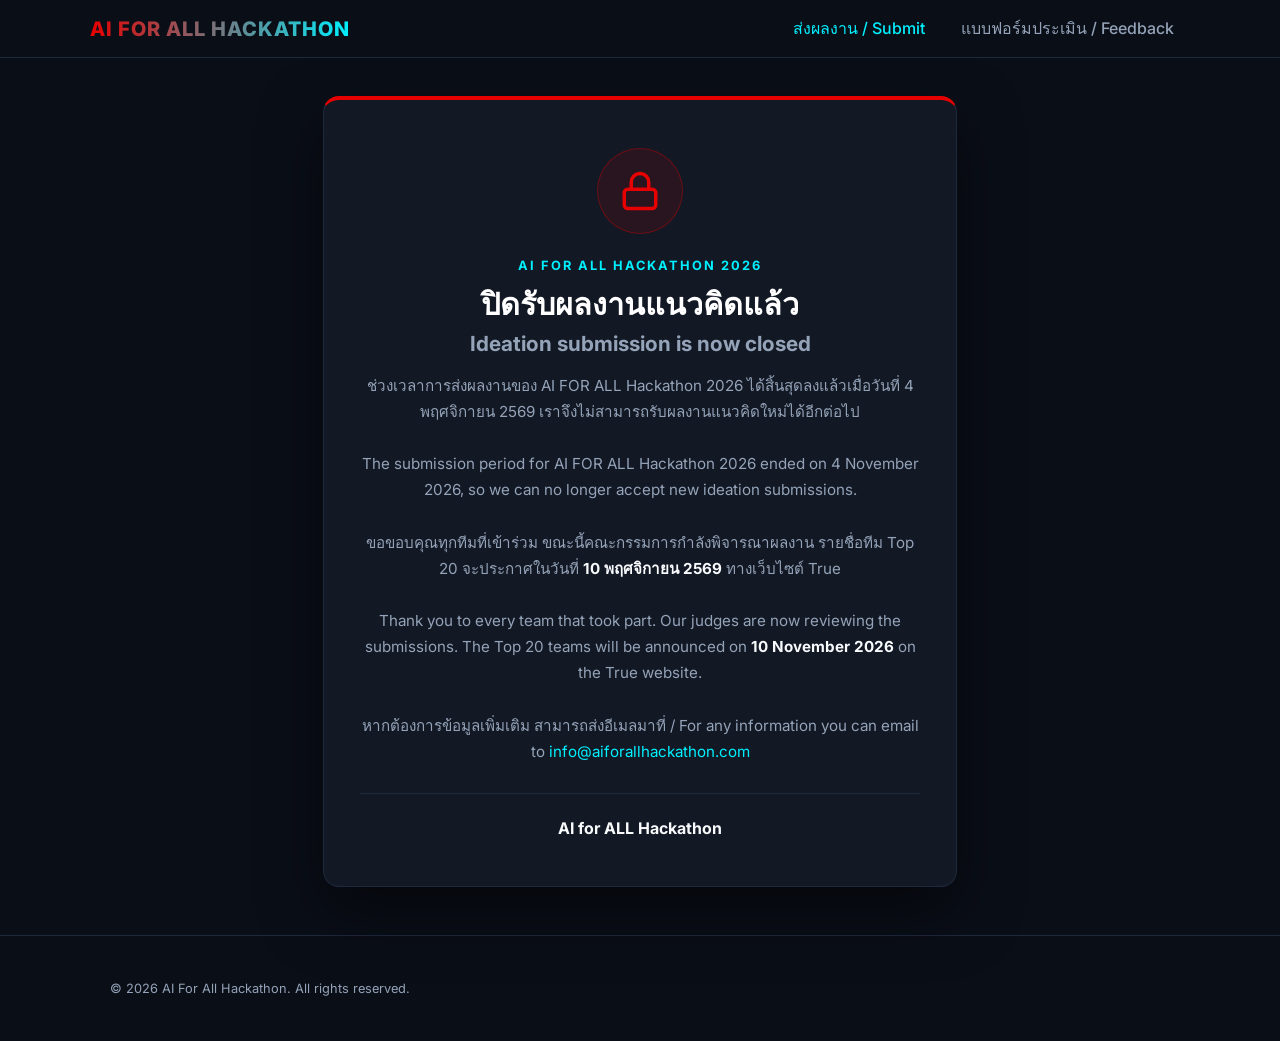
<file: index.html>
<!DOCTYPE html>
<html lang="th">

<head>
    <meta charset="UTF-8">
    <meta name="viewport" content="width=device-width, initial-scale=1.0">
    <title>AI Hackathon — Project Submission</title>
    <link rel="stylesheet" href="submit-project.css">
    <link href="https://fonts.googleapis.com/css2?family=Inter:wght@400;500;600;700;800&display=swap" rel="stylesheet">
</head>

<body>

    <!-- Navigasi -->
    <nav id="navbar">
        <div class="nav-container">
            <div class="brand">
                <span class="logo-text">AI FOR ALL HACKATHON</span>
            </div>
            <div class="nav-links">
                <a href="index.html" class="active">ส่งผลงาน / Submit</a>
                <a href="formfeedback.html">แบบฟอร์มประเมิน / Feedback</a>
            </div>
        </div>
    </nav>

    <!-- Hero Section -->
    <header id="hero" class="page-hero">
        <div class="container hero-content">
            <div class="eyebrow">AI FOR ALL HACKATHON 2026</div>
            <h1>ส่งผลงานโปรเจกต์ AI ของคุณ / Submit Your AI Project</h1>
            <p class="subheadline">
                ส่งโปรเจกต์ Gen AI ของทีมคุณที่นี่ โปรดตรวจสอบให้แน่ใจว่าข้อมูลทั้งหมดถูกต้อง<br>
                Submit your team's Gen AI project here. Please make sure all information is correct.
            </p>
        </div>
    </header>

    <!-- Form Section -->
    <section id="form-proyek" class="section-light">
        <div class="container">
            <div class="form-card card">
                <form id="hackathon-form" novalidate>

                    <!-- Team Name -->
                    <div class="form-group">
                        <label for="team_name">ชื่อทีม / Team Name</label>
                        <input type="text" id="team_name" name="team_name" placeholder="กรอกชื่อทีม / Enter team name" required>
                    </div>

                    <!-- Email Contact + Verifikasi OTP -->
                    <div class="form-group">
                        <label for="email">อีเมลติดต่อ (หัวหน้าทีม) / Contact Email (Team Leader)</label>
                        <div class="email-verify-row">
                            <input type="email" id="email" name="email" placeholder="teamleader@example.com" required>
                            <button type="button" id="verify-email-btn" class="btn-verify">
                                ยืนยันอีเมล / Verify
                            </button>
                        </div>
                        <span id="email-verify-status" class="verify-status" aria-live="polite"></span>

                        <!-- Blok input OTP, tersembunyi sampai kode dikirim -->
                        <div id="otp-block" class="otp-block" hidden>
                            <label for="otp_code">กรอกรหัส OTP 6 หลักจากอีเมลของคุณ / Enter the 6-digit OTP from your email</label>
                            <div class="otp-input-row">
                                <input type="text" id="otp_code" inputmode="numeric" maxlength="6" autocomplete="one-time-code" placeholder="______">
                                <button type="button" id="confirm-otp-btn" class="btn-verify">
                                    ตรวจสอบรหัส / Confirm
                                </button>
                            </div>
                            <span id="otp-status" class="verify-status" aria-live="polite"></span>
                        </div>
                    </div>

                    <!-- Team Members -->
                    <div class="form-group">
                        <label>สมาชิกในทีม (สูงสุด 5 คน) / Team Members (max 5)</label>
                        <div class="members-inputs">
                            <input type="text" name="member_1" placeholder="สมาชิกคนที่ 1 (หัวหน้าทีม) / Member 1 (Leader)" required>
                            <input type="text" name="member_2" placeholder="สมาชิกคนที่ 2 / Member 2">
                            <input type="text" name="member_3" placeholder="สมาชิกคนที่ 3 / Member 3">
                            <input type="text" name="member_4" placeholder="สมาชิกคนที่ 4 / Member 4">
                            <input type="text" name="member_5" placeholder="สมาชิกคนที่ 5 / Member 5">
                        </div>
                    </div>

                    <!-- Project Title -->
                    <div class="form-group">
                        <label for="project_title">ชื่อโปรเจกต์ / Project Title</label>
                        <input type="text" id="project_title" name="project_title" placeholder="กรอกชื่อโปรเจกต์ / Enter project title" required>
                    </div>

                    <!-- Project Theme Dropdown -->
                    <div class="form-group">
                        <label for="project_theme">ธีมหัวข้อโปรเจกต์ / Project Theme</label>
                        <select id="project_theme" name="project_theme" required class="form-select">
                            <option value="" disabled selected>-- เลือกธีมหัวข้อโปรเจกต์ / Select a theme --</option>
                            <option value="1. Education & Future Skills">1. Education & Future Skills (ยกระดับการศึกษา สร้างทักษะแห่งอนาคต)</option>
                            <option value="2. SME & Local Economy">2. SME & Local Economy (เสริมพลัง SME ขับเคลื่อนเศรษฐกิจท้องถิ่น)</option>
                            <option value="3. Agriculture & Food">3. Agriculture & Food (พลิกโฉมการเกษตร และอาหาร)</option>
                            <option value="4. Health & Aging Society">4. Health & Aging Society (สร้างสุขภาพดี เพื่อชีวิตที่ดีทุกวัย)</option>
                            <option value="5. Smart Mobility & Cities">5. Smart Mobility & Cities (พัฒนาการเดินทาง สร้างเมืองอัจฉริยะ)</option>
                            <option value="6. Resilient Communities">6. Resilient Communities (สร้างชุมชนเข้มแข็งและยั่งยืน)</option>
                        </select>
                    </div>

                    <!-- Description -->
                    <div class="form-group">
                        <label for="project_description">คำอธิบายโปรเจกต์ (ไม่เกิน 100 คำ) / Project Description (max 100 words)</label>
                        <textarea id="project_description" name="project_description" rows="4" placeholder="อธิบายแนวทางการแก้ปัญหาด้วย AI ของคุณโดยสังเขป... / Briefly describe your AI solution..." required></textarea>
                    </div>

                    <!-- Upload File HTML -->
                    <div class="form-group">
                        <label for="file_html">อัปโหลดไฟล์ HTML / Upload HTML File</label>
                        <div class="file-input-wrapper">
                            <input type="file" id="file_html" name="file_html" accept=".html,.htm">
                            <label for="file_html" class="file-input-label">
                                <span id="file-chosen-name">เลือกไฟล์ .html / Choose .html file</span>
                            </label>
                        </div>
                    </div>

                    <!-- Upload File Markdown (.md) -->
                    <div class="form-group">
                        <label for="file_md">อัปโหลดไฟล์ Markdown (.md) / Upload Markdown File (.md)</label>
                        <div class="file-input-wrapper">
                            <input type="file" id="file_md" name="file_md" accept=".md">
                            <label for="file_md" class="file-input-label">
                                <span id="md-file-chosen-name">เลือกไฟล์ .md / Choose .md file</span>
                            </label>
                        </div>
                    </div>

                    <!-- Checkboxes -->
                    <div class="checkbox-group">
                        <label class="checkbox-container">
                            <input type="checkbox" id="confirm_nationality" name="confirm_nationality" required>
                            <span class="checkmark"></span>
                            <span>เราขอยืนยันว่าสมาชิกทุกคนในทีมมีสัญชาติไทยและมีอายุมากกว่า 18 ปี / We confirm all team members are Thai nationals and over 18 years old.</span>
                        </label>
                    </div>

                    <div class="checkbox-group">
                        <label class="checkbox-container">
                            <input type="checkbox" id="confirm_truth" name="confirm_truth" required>
                            <span class="checkmark"></span>
                            <span>เราขอยืนยันว่าข้อมูลทั้งหมดที่ระบุเป็นความจริงและถูกต้อง / We confirm that all information provided is true and correct.</span>
                        </label>
                    </div>

                    <!-- Nationality verification notice -->
                    <div class="form-notice">
                        <p>ขอยืนยันว่า สมาชิกในทีมทุกท่านถือสัญชาติไทยตามเกณฑ์ที่ได้เเจ้งไว้ และทางโครงการ AI for ALL ขอสงวนสิทธิ์ ที่จะตรวจสอบบัตรประชาชนของสมาชิกทุกท่านในทีม ณ ค่าย Hackathon</p>
                        <p>We confirm that all team members hold Thai nationality in accordance with the stated criteria, and the AI for ALL project reserves the right to verify the national ID cards of all team members at the Hackathon camp.</p>
                    </div>

                    <!-- Submit Button (disabled sampai email terverifikasi) -->
                    <button type="submit" class="btn-primary btn-submit" id="submit-btn" disabled>
                        <span id="submit-btn-text">ส่งผลงาน / Submit</span>
                    </button>
                    <p id="submit-hint" class="submit-hint">
                        กรุณายืนยันอีเมลก่อนส่งผลงาน / Please verify your email before submitting.
                    </p>

                    <div id="form-message" class="form-message" role="status" aria-live="polite"></div>
                </form>
            </div>
        </div>
    </section>

    <!-- Modal Terima Kasih / Thank You Modal -->
    <div id="success-modal" class="success-modal" hidden>
        <div class="success-modal-backdrop"></div>
        <div class="success-modal-card" role="dialog" aria-modal="true" aria-labelledby="success-modal-title">
            <div class="success-modal-icon">
                <svg viewBox="0 0 52 52" width="72" height="72" aria-hidden="true">
                    <circle class="checkmark-circle" cx="26" cy="26" r="24" fill="none" />
                    <path class="checkmark-check" fill="none" d="M14 27 l8 8 l16 -18" />
                </svg>
            </div>
            <h2 id="success-modal-title">ส่งผลงานสำเร็จ!<br>Submission Successful!</h2>
            <p class="success-modal-text">
                ขอบคุณที่ส่งผลงานเข้าร่วม AI For All Hackathon 2026<br>
                Thank you for submitting your project to the AI For All Hackathon 2026.<br>
                โปรดตรวจสอบอีเมลของคุณเพื่อยืนยัน / Please check your email for confirmation.
            </p>
            <button type="button" id="success-modal-close" class="btn-primary">
                เยี่ยมเลย / Great!
            </button>
        </div>
    </div>

    <!-- Footer -->
    <footer class="footer-section">
        <div class="container text-center">
            <p class="copyright">© 2026 AI For All Hackathon. All rights reserved.</p>
        </div>
    </footer>

    <script src="submit-project.js"></script>
</body>

</html>
</file>
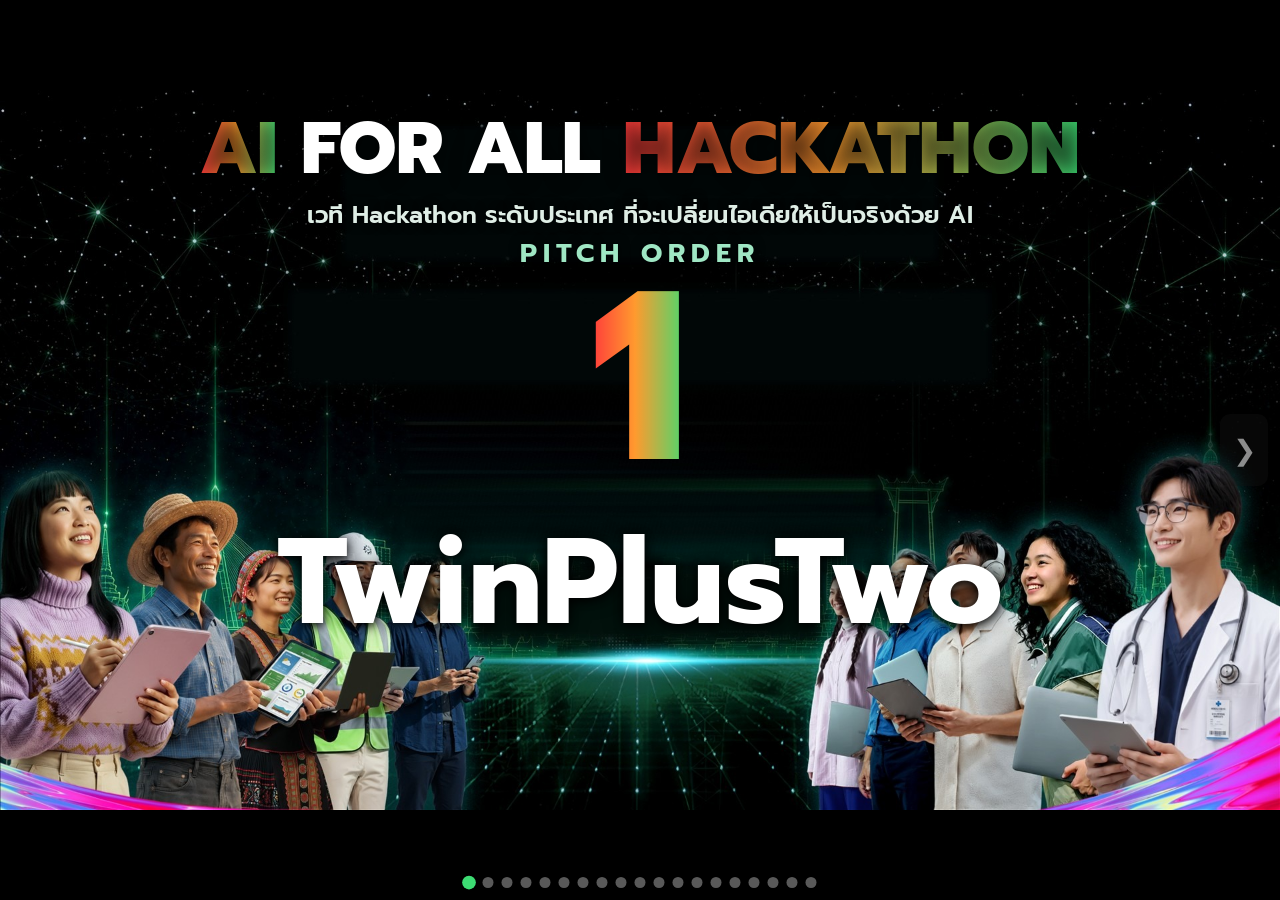
<file: pitch-order/index.html>
<!DOCTYPE html>
<html lang="th">
<head>
<meta charset="UTF-8">
<meta name="viewport" content="width=device-width, initial-scale=1">
<title>Pitch Order | AI For All Hackathon</title>
<link href="https://fonts.googleapis.com/css2?family=Prompt:wght@600;700;800&display=swap" rel="stylesheet">
<style>
  *{margin:0;padding:0;box-sizing:border-box}
  html,body{height:100%;background:#000;overflow:hidden;font-family:'Prompt',system-ui,sans-serif}
  #viewport{position:fixed;inset:0;overflow:hidden}
  #stage{position:absolute;left:50%;top:50%;width:1920px;height:1080px;transform-origin:center;overflow:hidden;background:#000}
  #track{display:flex;height:100%;width:calc(1920px * 19);transition:transform .6s cubic-bezier(.4,0,.2,1)}
  .slide{position:relative;width:1920px;height:1080px;flex:none;background:#000 url(kv-bare.jpg) center/cover no-repeat}
  .grad{background:linear-gradient(90deg,#ff3b3b 0%,#ff9a2e 45%,#3ddc73 100%);-webkit-background-clip:text;background-clip:text;color:transparent;-webkit-text-fill-color:transparent}
  .title{position:absolute;left:0;right:0;top:30px;text-align:center;font-weight:800;font-size:108px;line-height:1.1;white-space:nowrap;color:#fff;text-shadow:0 0 30px rgba(0,0,0,.7)}
  .title .grad{display:inline-block}
  .sub{position:absolute;left:0;right:0;top:160px;text-align:center;font-weight:600;font-size:36px;color:#dfeee6;text-shadow:0 0 16px rgba(0,0,0,.85)}
  .po{position:absolute;left:0;right:0;top:214px;text-align:center;font-weight:700;font-size:40px;letter-spacing:.22em;color:#9fe7c4;text-shadow:0 0 16px rgba(0,0,0,.85)}
  .num{position:absolute;left:0;right:0;top:250px;text-align:center;font-weight:800;font-size:360px;line-height:1.02;width:fit-content;margin:0 auto}
  .name{position:absolute;left:50%;top:630px;transform:translateX(-50%);width:1800px;height:220px;display:flex;align-items:center;justify-content:center;text-align:center;color:#fff;font-weight:700;font-size:180px;line-height:1.1;text-shadow:0 0 28px rgba(0,0,0,.85),0 4px 12px rgba(0,0,0,.8)}
  .nav{position:fixed;top:50%;transform:translateY(-50%);width:48px;height:72px;border:0;border-radius:10px;background:rgba(20,20,20,.65);color:#fff;font-size:28px;cursor:pointer;z-index:5;opacity:.55;transition:opacity .2s}
  .nav:hover,.nav:focus-visible{opacity:1}
  .nav[disabled]{opacity:0;pointer-events:none}
  #prev{left:12px}#next{right:12px}
  #dots{position:fixed;bottom:12px;left:50%;transform:translateX(-50%);display:flex;gap:8px;z-index:5}
  #dots button{width:11px;height:11px;border-radius:50%;border:0;background:rgba(255,255,255,.35);cursor:pointer;padding:0}
  #dots button[aria-current="true"]{background:#3ddc73;transform:scale(1.25)}
</style>
</head>
<body>
<div id="viewport">
  <div id="stage"><div id="track"></div></div>
</div>
<button class="nav" id="prev" aria-label="Previous">&#10094;</button>
<button class="nav" id="next" aria-label="Next">&#10095;</button>
<div id="dots"></div>
<script>
const TEAMS = [
  "TwinPlusTwo","JT","spkls","เข็มทิศอาชีพ","Jaaviz","SixSeven","RSI","Rohaso","Tuppy Lucky",
  "404 Brain Not Found","Belka+","ลูกเซบาสเตียน","Vcare","Areazero","PENTAGON","Overload","StealAnEgg",
  "นั่งกินหมูน้ำตกบนเถียงนาปรังที่อุสเบกิสถาน","สาดไปสมาชิก"
];
const TOTAL = TEAMS.length;
let idx = Math.min(TOTAL - 1, Math.max(0, (parseInt(location.hash.slice(1)) || 1) - 1));
const stage = document.getElementById("stage"), track = document.getElementById("track"), dots = document.getElementById("dots");
function fit() {
  stage.style.transform = `translate(-50%,-50%) scale(${Math.min(innerWidth / 1920, innerHeight / 1080)})`;
}
addEventListener("resize", fit); fit();
TEAMS.forEach((t, i) => {
  const s = document.createElement("section");
  s.className = "slide";
  s.setAttribute("aria-label", "Pitch " + (i + 1));
  s.innerHTML = '<div class="title"><span class="grad">AI</span> FOR ALL <span class="grad">HACKATHON</span></div><div class="sub">เวที Hackathon ระดับประเทศ ที่จะเปลี่ยนไอเดียให้เป็นจริงด้วย AI</div><div class="po">PITCH ORDER</div><div class="num grad"></div><div class="name"><span></span></div>';
  s.querySelector(".num").textContent = i + 1;
  s.querySelector(".name span").textContent = t;
  track.appendChild(s);
  const b = document.createElement("button");
  b.setAttribute("aria-label", "Go to " + (i + 1));
  b.onclick = () => go(i);
  dots.appendChild(b);
});
function go(i) {
  idx = Math.max(0, Math.min(TOTAL - 1, i));
  track.style.transform = `translateX(${-idx * 1920}px)`;
  [...dots.children].forEach((d, k) => d.setAttribute("aria-current", k === idx));
  document.getElementById("prev").disabled = idx === 0;
  document.getElementById("next").disabled = idx === TOTAL - 1;
  history.replaceState(null, "", "#" + (idx + 1));
}
document.getElementById("prev").onclick = () => go(idx - 1);
document.getElementById("next").onclick = () => go(idx + 1);
addEventListener("keydown", e => {
  if (["ArrowRight", "PageDown", " "].includes(e.key)) { e.preventDefault(); go(idx + 1); }
  else if (["ArrowLeft", "PageUp"].includes(e.key)) { e.preventDefault(); go(idx - 1); }
  else if (e.key === "Home") go(0);
  else if (e.key === "End") go(TOTAL - 1);
  else if (e.key === "f" || e.key === "F") { document.fullscreenElement ? document.exitFullscreen() : document.documentElement.requestFullscreen(); }
});
let sx = null;
addEventListener("touchstart", e => { sx = e.touches[0].clientX; }, { passive: true });
addEventListener("touchend", e => {
  if (sx === null) return;
  const dx = e.changedTouches[0].clientX - sx; sx = null;
  if (Math.abs(dx) > 50) go(idx + (dx < 0 ? 1 : -1));
});
// Largest size that fits the name box (up to 2 lines).
function shrink() {
  document.querySelectorAll(".name").forEach(el => {
    const span = el.firstChild; let size = 180; el.style.fontSize = size + "px";
    while ((span.offsetHeight > el.clientHeight || span.scrollWidth > el.clientWidth) && size > 40) { size -= 4; el.style.fontSize = size + "px"; }
  });
}
go(idx);
shrink();
if (document.fonts && document.fonts.ready) document.fonts.ready.then(shrink);
</script>
</body>
</html>
</file>
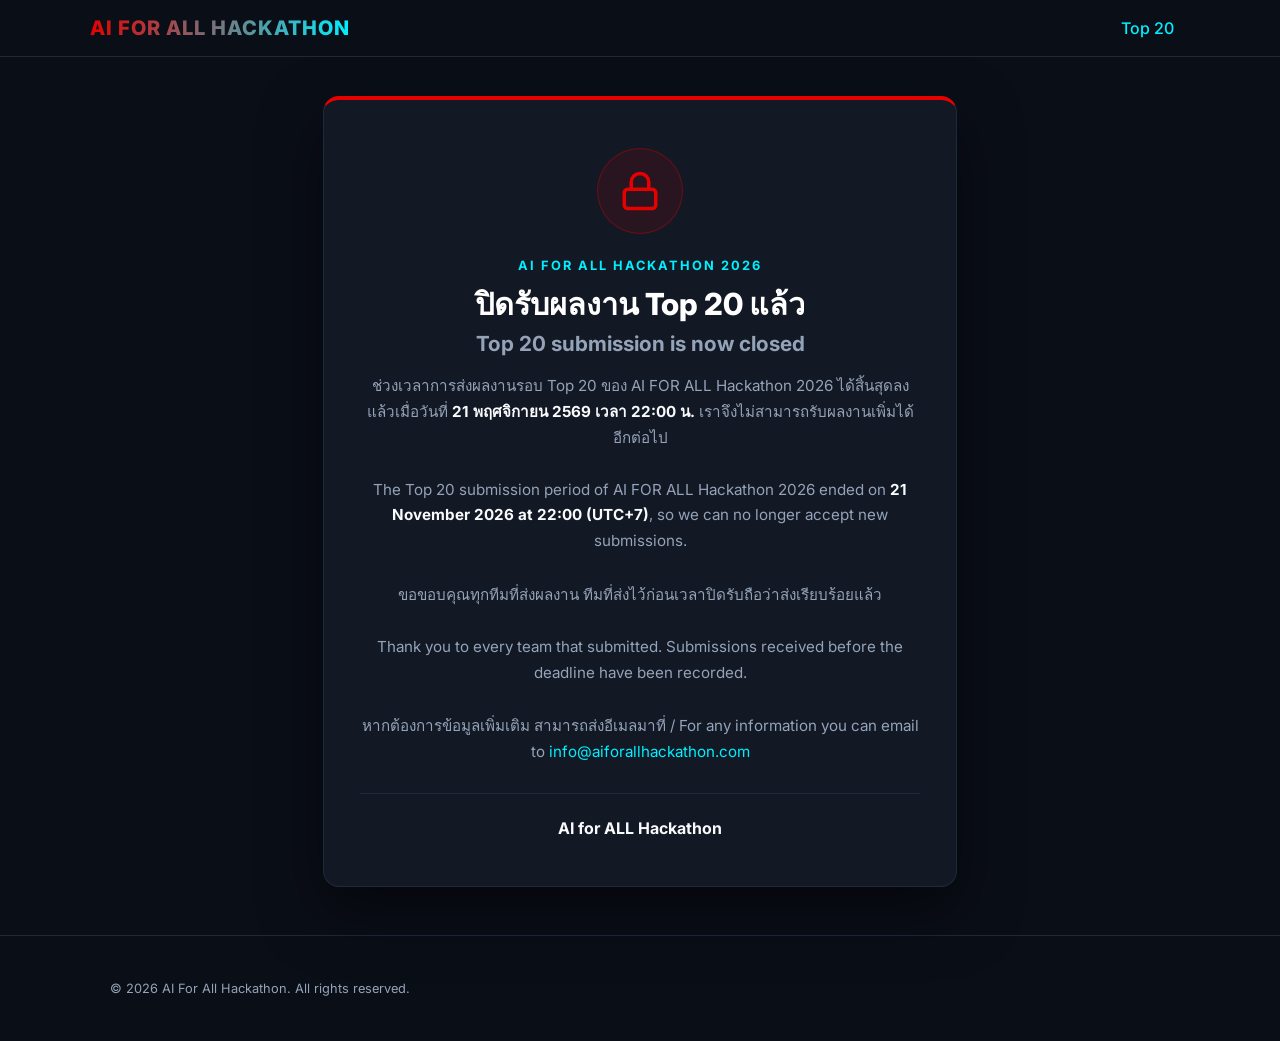
<file: submissionTop20/index.html>
<!DOCTYPE html>
<html lang="th">

<head>
    <meta charset="UTF-8">
    <meta name="viewport" content="width=device-width, initial-scale=1.0">
    <title>AI Hackathon — Top 20 Submission</title>
    <link rel="stylesheet" href="../submit-project.css">
    <link href="https://fonts.googleapis.com/css2?family=Inter:wght@400;500;600;700;800&display=swap" rel="stylesheet">
    <style>
        .field-hint { display: block; margin-top: 0.4rem; font-size: 0.78rem; color: var(--true-text-muted); }
        .field-error { display: block; margin-top: 0.4rem; font-size: 0.8rem; color: #F87171; min-height: 1em; }
        .form-group input.invalid { border-color: #F87171; }
        .optional-tag { font-weight: 500; color: var(--true-text-muted); }
        .choice-row { display: flex; gap: 1.5rem; flex-wrap: wrap; }
        .form-group .choice { display: flex; align-items: center; gap: 0.5rem; margin: 0; font-weight: 500; font-size: 0.9rem; cursor: pointer; }
        .form-group .choice input { accent-color: var(--true-red); width: 18px; height: 18px; margin: 0; }
        .choice-group.invalid .choice-row { outline: 1px solid #F87171; outline-offset: 4px; border-radius: 6px; }
        .resubmit-note { margin: 0.75rem 0 0; font-size: 0.8rem; color: var(--true-text-muted); text-align: center; }
    </style>
</head>

<body>

    <nav id="navbar">
        <div class="nav-container">
            <div class="brand">
                <span class="logo-text">AI FOR ALL HACKATHON</span>
            </div>
            <div class="nav-links">
                <a href="index.html" class="active">Top 20</a>
            </div>
        </div>
    </nav>

    <header id="hero" class="page-hero">
        <div class="container hero-content">
            <div class="eyebrow">AI FOR ALL HACKATHON 2026 &bull; TOP 20</div>
            <h1>ส่งผลงานรอบ Top 20 / Top 20 Submission</h1>
            <p class="subheadline">
                กรอกข้อมูลทีม พร้อมลิงก์เว็บไซต์และลิงก์ repository ของโปรเจกต์<br>
                Fill in your team details with your project's website link and repository link.
            </p>
        </div>
    </header>

    <section id="form-proyek" class="section-light">
        <div class="container">
            <div class="form-card card">
                <form id="top20-form" novalidate>

                    <div class="rules-box" style="margin-bottom:1.5rem;padding:1rem 1.25rem;border:1px solid var(--true-red);border-radius:8px;font-size:0.88rem;line-height:1.6;">
                        <strong>ข้อกำหนดการส่งผลงาน / Submission Requirements</strong>
                        <ol style="margin:0.5rem 0 0;padding-left:1.25rem;">
                            <li>Microsite ต้องเปิดให้เข้าถึงได้สาธารณะและใช้งานได้จนกว่าการประกาศผลจะเสร็จสิ้น<br>The microsite must be publicly accessible and stay live until the results are announced.</li>
                            <li>Microsite ต้องประกอบด้วยการนำเสนอ (presentation) และแอปพลิเคชันเดโมที่ใช้งานได้จริง (live demo) รองรับ 2 ภาษา คือ อังกฤษและไทย และทีมต้องนำเสนอด้วย microsite เดียวกับที่ส่ง<br>The microsite must consist of a presentation and a live demo application, be available in English and Thai, and teams must present using the same microsite they submitted.</li>
                            <li>ซอร์สโค้ดต้องอยู่ใน <b>AWS CodeCommit</b> เท่านั้น ไม่เปิดเป็นสาธารณะ เพื่อให้ผู้จัดตรวจสอบเวลา commit ได้ ห้ามใช้ GitHub, GitLab หรือ Bitbucket<br>Source code must be in <b>AWS CodeCommit</b> only, kept private, so the organizers can verify commit times. GitHub, GitLab and Bitbucket are not accepted.</li>
                            <li>ให้สิทธิ์อ่าน (read-only) แก่ผู้จัดงานตามที่ได้รับแจ้ง และห้าม commit หลังเวลาปิดรับผลงาน<br>Grant the organizers read-only access as instructed, and do not commit after the submission deadline.</li>
                        </ol>
                    </div>
                    <div class="form-group">
                        <label for="team_name">ชื่อทีม / Team Name</label>
                        <input type="text" id="team_name" name="team_name" maxlength="150" placeholder="กรอกชื่อทีม / Enter team name" required>
                    </div>

                    <div class="form-group">
                        <label for="email">อีเมลติดต่อ (หัวหน้าทีม) / Contact Email (Team Leader)</label>
                        <div class="email-verify-row">
                            <input type="email" id="email" name="email" placeholder="teamleader@example.com" required>
                            <button type="button" id="verify-email-btn" class="btn-verify">
                                ยืนยันอีเมล / Verify
                            </button>
                        </div>
                        <span id="email-verify-status" class="verify-status" aria-live="polite"></span>

                        <div id="otp-block" class="otp-block" hidden>
                            <label for="otp_code">กรอกรหัส OTP 6 หลักจากอีเมลของคุณ / Enter the 6-digit OTP from your email</label>
                            <div class="otp-input-row">
                                <input type="text" id="otp_code" inputmode="numeric" maxlength="6" autocomplete="one-time-code" placeholder="______">
                                <button type="button" id="confirm-otp-btn" class="btn-verify">
                                    ตรวจสอบรหัส / Confirm
                                </button>
                            </div>
                            <span id="otp-status" class="verify-status" aria-live="polite"></span>
                        </div>
                    </div>

                    <div class="form-group">
                        <label>สมาชิกในทีม (สูงสุด 5 คน) / Team Members (max 5)</label>
                        <div class="members-inputs">
                            <input type="text" name="member_1" maxlength="100" placeholder="สมาชิกคนที่ 1 (หัวหน้าทีม) / Member 1 (Leader)" required>
                            <input type="text" name="member_2" maxlength="100" placeholder="สมาชิกคนที่ 2 / Member 2">
                            <input type="text" name="member_3" maxlength="100" placeholder="สมาชิกคนที่ 3 / Member 3">
                            <input type="text" name="member_4" maxlength="100" placeholder="สมาชิกคนที่ 4 / Member 4">
                            <input type="text" name="member_5" maxlength="100" placeholder="สมาชิกคนที่ 5 / Member 5">
                        </div>
                    </div>

                    <div class="form-group">
                        <label for="project_title">ชื่อโปรเจกต์ / Project Title</label>
                        <input type="text" id="project_title" name="project_title" maxlength="200" placeholder="กรอกชื่อโปรเจกต์ / Enter project title" required>
                    </div>

                    <div class="form-group">
                        <label for="website_url">ลิงก์เว็บไซต์ของโปรเจกต์ / Project Website Link</label>
                        <input type="text" id="website_url" name="website_url" inputmode="url" autocomplete="off" maxlength="300" placeholder="https://myproject.example.com" required>
                        <span class="field-hint">ลิงก์ microsite ที่เปิดใช้งานได้จริง เริ่มด้วย https:// / A live microsite link starting with https://</span>
                        <span class="field-error" id="website_url-error" role="alert"></span>
                    </div>

                    <div class="form-group">
                        <label for="repo_url">ลิงก์ AWS CodeCommit Repository / AWS CodeCommit Repository Link</label>
                        <input type="text" id="repo_url" name="repo_url" inputmode="url" autocomplete="off" maxlength="300" placeholder="https://git-codecommit.ap-southeast-1.amazonaws.com/v1/repos/my-repo" required>
                        <span class="field-hint">ต้องเป็น repository ส่วนตัวบน AWS CodeCommit เท่านั้น ห้ามใช้ GitHub/GitLab/Bitbucket / Private AWS CodeCommit repository only. GitHub/GitLab/Bitbucket are not accepted.</span>
                        <span class="field-error" id="repo_url-error" role="alert"></span>
                    </div>


                    <div class="form-group">
                        <label for="notes">หมายเหตุ / Notes <span class="optional-tag">(ไม่บังคับ / Optional)</span></label>
                        <textarea id="notes" name="notes" rows="4" maxlength="2000" autocomplete="off" placeholder="เช่น บัญชีทดสอบสำหรับเข้าสู่ระบบ หรือข้อมูลอื่นที่ผู้ตรวจควรทราบ / e.g. a test login, or anything else reviewers should know"></textarea>
                        <span class="field-hint">ไม่บังคับ ใช้ใส่ข้อมูลเพิ่มเติม เช่น บัญชีทดสอบ (username / password) ถ้าเว็บไซต์หรือโปรเจกต์ต้องล็อกอิน ห้ามใช้รหัสผ่านจริงของคุณ / Optional. Add anything reviewers should know, such as a test account (username / password) if your website or project needs a login. Never use your real passwords.</span>
                    </div>
                    <div class="form-group choice-group" id="bedrock-group">
                        <label>ใช้ Amazon Bedrock หรือไม่ / Amazon Bedrock used</label>
                        <div class="choice-row">
                            <label class="choice"><input type="radio" name="bedrock_used" value="yes"> ใช่ / Yes</label>
                            <label class="choice"><input type="radio" name="bedrock_used" value="no"> ไม่ใช่ / No</label>
                        </div>
                    </div>

                    <div class="form-group choice-group" id="agentcore-group">
                        <label>ใช้ AgentCore หรือไม่ / AgentCore used</label>
                        <div class="choice-row">
                            <label class="choice"><input type="radio" name="agentcore_used" value="yes"> ใช่ / Yes</label>
                            <label class="choice"><input type="radio" name="agentcore_used" value="no"> ไม่ใช่ / No</label>
                        </div>
                    </div>

                    <button type="submit" class="btn-primary btn-submit" id="submit-btn" disabled>
                        <span id="submit-btn-text">ส่งผลงาน / Submit</span>
                    </button>
                    <p id="submit-hint" class="submit-hint">
                        กรุณายืนยันอีเมลก่อนส่งผลงาน / Please verify your email before submitting.
                    </p>
                    <p class="resubmit-note">
                        ส่งใหม่ได้ด้วยอีเมลเดิม ระบบจะใช้ฉบับล่าสุดเท่านั้น / You can resubmit with the same email. Only the latest submission is used.
                    </p>

                    <div id="form-message" class="form-message" role="status" aria-live="polite"></div>
                </form>
            </div>
        </div>
    </section>

    <div id="success-modal" class="success-modal" hidden>
        <div class="success-modal-backdrop"></div>
        <div class="success-modal-card" role="dialog" aria-modal="true" aria-labelledby="success-modal-title">
            <div class="success-modal-icon">
                <svg viewBox="0 0 52 52" width="72" height="72" aria-hidden="true">
                    <circle class="checkmark-circle" cx="26" cy="26" r="24" fill="none" />
                    <path class="checkmark-check" fill="none" d="M14 27 l8 8 l16 -18" />
                </svg>
            </div>
            <h2 id="success-modal-title">ส่งผลงานสำเร็จ!<br>Submission Successful!</h2>
            <p class="success-modal-text">
                ขอบคุณที่ส่งผลงานรอบ Top 20<br>
                Thank you for your Top 20 submission.<br>
                ส่งใหม่ได้ด้วยอีเมลเดิม ระบบจะใช้ฉบับล่าสุด / You can resubmit with the same email; the latest one is used.<br>
                โปรดตรวจสอบอีเมลของคุณเพื่อยืนยัน / Please check your email for confirmation.
            </p>
            <button type="button" id="success-modal-close" class="btn-primary">
                เยี่ยมเลย / Great!
            </button>
        </div>
    </div>

    <footer class="footer-section">
        <div class="container text-center">
            <p class="copyright">© 2026 AI For All Hackathon. All rights reserved.</p>
        </div>
    </footer>

    <script src="submit-top20.js"></script>
</body>

</html>
</file>
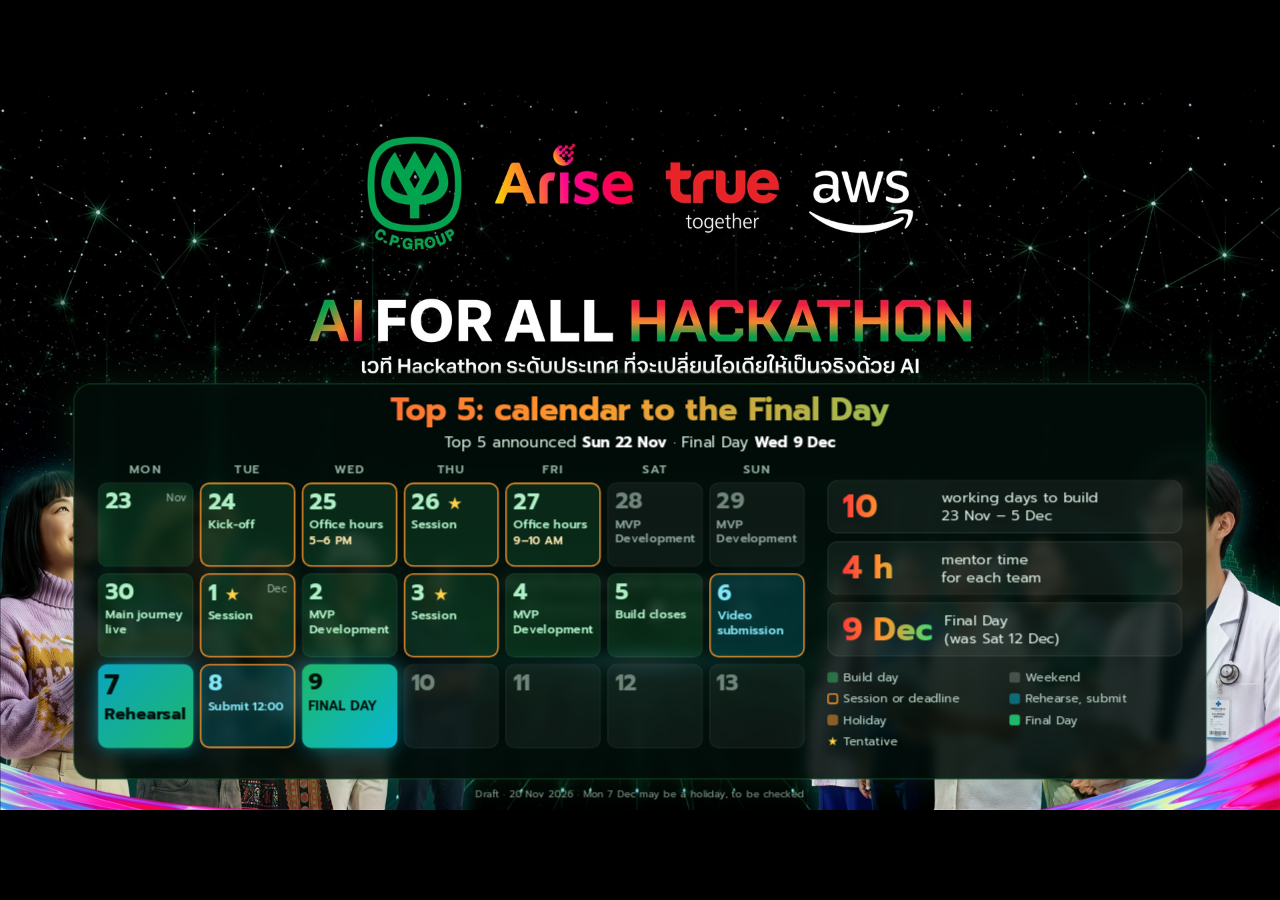
<file: top5-plan/index.html>
<!DOCTYPE html>
<html lang="en">
<head>
<meta charset="UTF-8">
<meta name="viewport" content="width=device-width, initial-scale=1">
<title>Top 5 Calendar | AI For All Hackathon</title>
<link href="https://fonts.googleapis.com/css2?family=Prompt:wght@400;500;600;700&display=swap" rel="stylesheet">
<style>
  *{margin:0;padding:0;box-sizing:border-box}
  html,body{height:100%;background:#000;overflow:hidden;font-family:'Prompt',system-ui,sans-serif;color:#fff}
  #stage{position:absolute;left:50%;top:50%;width:1920px;height:1080px;transform-origin:center;overflow:hidden;background:#000 url(kv-clean.jpg) center/cover no-repeat}
  .grad{background:linear-gradient(90deg,#ff3b3b 0%,#ff9a2e 45%,#3ddc73 100%);-webkit-background-clip:text;background-clip:text;color:transparent;-webkit-text-fill-color:transparent}
  .panel{position:absolute;left:110px;right:110px;top:440px;bottom:46px;padding:12px 36px 0;border-radius:28px;
    background:rgba(2,14,10,.86);border:1.5px solid rgba(61,220,115,.35);box-shadow:0 0 60px rgba(61,220,115,.12);backdrop-filter:blur(8px)}
  h1{font-size:48px;line-height:1.15;font-weight:700;text-align:center;height:56px;white-space:nowrap}
  .sub{text-align:center;font-size:23px;color:#cfe6d8;height:34px;margin-top:2px}
  .sub b{color:#fff}
  .foot{position:absolute;right:0;left:0;text-align:center;bottom:-34px;font-size:15px;color:#7e978a}
  .wrap{display:grid;grid-template-columns:1060px 1fr;gap:34px;margin-top:10px}
  .dow{display:grid;grid-template-columns:repeat(7,1fr);gap:10px;font-size:18px;font-weight:600;letter-spacing:.1em;color:#8fb09e;text-align:center;margin-bottom:6px}
  .cal{display:grid;grid-template-columns:repeat(7,1fr);grid-auto-rows:126px;gap:10px}
  .d{position:relative;border-radius:14px;padding:8px 10px;border:1px solid rgba(255,255,255,.1)}
  .d b{display:block;font-size:34px;font-weight:700;line-height:1.1}
  .d span{display:block;font-size:18px;font-weight:600;line-height:1.2;margin-top:6px}
  .d em{position:absolute;right:10px;top:10px;font-style:normal;font-size:16px;color:#8fb09e}
  .bld{background:rgba(61,220,115,.13);color:#aef0c6}
  .we{background:rgba(255,255,255,.05);color:#6f8579}.we span{color:#8aa196}
  .rh{background:rgba(6,182,212,.18);color:#7fe6f5}
  .hot{border:2px solid #ff9a2e}
  .hol{background:rgba(255,154,46,.16);color:#ffb35c;border-color:rgba(255,154,46,.5)}
  .nu{background:rgba(255,80,80,.12);color:#ff8a8a}.nu b{text-decoration:line-through}
  .old{border:2px dashed rgba(255,255,255,.35);color:#9fb3a8;background:transparent}
  .d u{text-decoration:none;color:#ffd24a;font-size:26px}
  .d .tm{font-size:17px;color:#ffe9b0;margin-top:2px}
  .big{background:linear-gradient(135deg,#0aa5c0,#1fb86a);color:#02100b;border:0;box-shadow:0 0 26px rgba(6,182,212,.55)}
  .big b{font-size:42px}.big span{font-size:25px;font-weight:700}
  .fin{background:linear-gradient(135deg,#1fb86a,#06b6d4);color:#02100b;border:0;box-shadow:0 0 30px rgba(6,182,212,.5)}
  .fin span{font-size:20px}
  .side{display:flex;flex-direction:column;gap:12px;padding-top:30px}
  .st{display:flex;align-items:center;gap:18px;height:80px;padding:0 22px;border-radius:16px;background:rgba(255,255,255,.06);border:1px solid rgba(255,255,255,.12)}
  .st .v{font-size:48px;font-weight:700;line-height:1;white-space:nowrap;min-width:130px}
  .st .l{font-size:22px;line-height:1.25;color:#d5eadd}
  .leg{display:grid;grid-template-columns:1fr 1fr;gap:4px 14px;font-size:18px;color:#b9d3c4;margin-top:6px}
  .leg i{display:inline-block;width:16px;height:16px;border-radius:4px;margin-right:8px;vertical-align:-2px}
  .note{font-size:20px;color:#d5eadd;margin-top:4px}.note b{color:#fff}
</style>
</head>
<body>
<div id="stage">
  <div class="panel">
    <h1 class="grad">Top 5: calendar to the Final Day</h1>
    <div class="sub">Top 5 announced <b>Sun 22 Nov</b> · Final Day <b>Wed 9 Dec</b></div>
    <div class="wrap">
      <div>
        <div class="dow"><div>MON</div><div>TUE</div><div>WED</div><div>THU</div><div>FRI</div><div>SAT</div><div>SUN</div></div>
        <div class="cal">
      <div class="d bld"><em>Nov</em><b>23</b></div>
      <div class="d bld hot"><b>24</b><span>Kick-off</span></div>
      <div class="d bld hot"><b>25</b><span>Office hours</span><span class="tm">5–6 PM</span></div>
      <div class="d bld hot"><b>26 <u>★</u></b><span>Session</span></div>
      <div class="d bld hot"><b>27</b><span>Office hours</span><span class="tm">9–10 AM</span></div>
      <div class="d we"><b>28</b><span>MVP Development</span></div>
      <div class="d we"><b>29</b><span>MVP Development</span></div>
      <div class="d bld"><b>30</b><span>Main journey live</span></div>
      <div class="d bld hot"><em>Dec</em><b>1 <u>★</u></b><span>Session</span></div>
      <div class="d bld"><b>2</b><span>MVP Development</span></div>
      <div class="d bld hot"><b>3 <u>★</u></b><span>Session</span></div>
      <div class="d bld"><b>4</b><span>MVP Development</span></div>
      <div class="d bld"><b>5</b><span>Build closes</span></div>
      <div class="d rh hot"><b>6</b><span>Video submission</span></div>
      <div class="d rh big"><b>7</b><span>Rehearsal</span></div>
      <div class="d rh hot"><b>8</b><span>Submit 12:00</span></div>
      <div class="d fin"><b>9</b><span>FINAL DAY</span></div>
      <div class="d we"><b>10</b></div>
      <div class="d we"><b>11</b></div>
      <div class="d we"><b>12</b></div>
      <div class="d we"><b>13</b></div>
        </div>
      </div>
      <div class="side">
        <div class="st"><div class="v grad">10</div><div class="l">working days to build<br>23 Nov – 5 Dec</div></div>
        <div class="st"><div class="v grad">4 h</div><div class="l">mentor time<br>for each team</div></div>
        <div class="st"><div class="v grad">9 Dec</div><div class="l">Final Day<br>(was Sat 12 Dec)</div></div>
        <div class="leg">
          <div><i style="background:rgba(61,220,115,.4)"></i>Build day</div>
          <div><i style="background:rgba(255,255,255,.2)"></i>Weekend</div>
          <div><i style="border:2px solid #ff9a2e"></i>Session or deadline</div>
          <div><i style="background:rgba(6,182,212,.5)"></i>Rehearse, submit</div>
          <div><i style="background:rgba(255,154,46,.5)"></i>Holiday</div>
          <div><i style="background:#1fb86a"></i>Final Day</div>
          <div><u style="color:#ffd24a;text-decoration:none;margin-right:8px">★</u>Tentative</div>
        </div>
      </div>
    </div>
    <div class="foot">Draft · 20 Nov 2026 · Mon 7 Dec may be a holiday, to be checked</div>
  </div>
</div><script>
const st=document.getElementById("stage");
function fit(){st.style.transform=`translate(-50%,-50%) scale(${Math.min(innerWidth/1920,innerHeight/1080)})`}
addEventListener("resize",fit);fit();
addEventListener("keydown",e=>{if(e.key==="f"||e.key==="F"){document.fullscreenElement?document.exitFullscreen():document.documentElement.requestFullscreen()}});
</script>
</body>
</html>
</file>
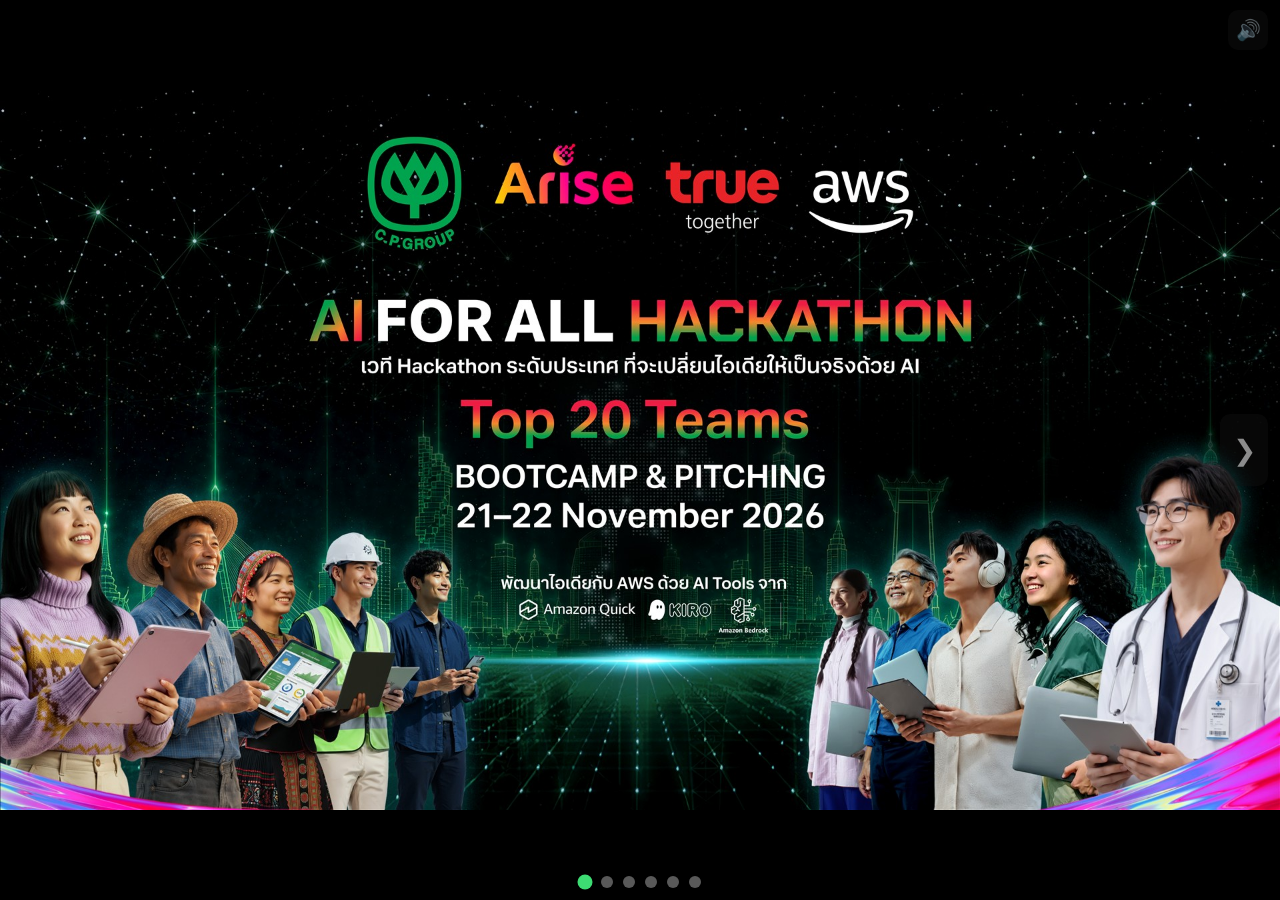
<file: top5-showcase/index.html>
<!DOCTYPE html>
<html lang="id">
<head>
<meta charset="UTF-8">
<meta name="viewport" content="width=device-width, initial-scale=1">
<title>Top 5 Teams | AI For All Hackathon</title>
<link href="https://fonts.googleapis.com/css2?family=Prompt:wght@600;700&display=swap" rel="stylesheet">
<style>
  *{margin:0;padding:0;box-sizing:border-box}
  html,body{height:100%;background:#000;overflow:hidden;font-family:'Prompt',system-ui,sans-serif}
  #viewport{position:fixed;inset:0;overflow:hidden}
  #stage{position:absolute;left:50%;top:50%;width:1920px;height:1080px;transform-origin:center;overflow:hidden;background:#000}
  #track{display:flex;height:100%;width:calc(1920px * 6);transition:transform .6s cubic-bezier(.4,0,.2,1)}
  .slide{position:relative;width:1920px;height:1080px;flex:none;background:#000 center/cover no-repeat}
  .slide.orig{background-image:url(kv-original.jpg)}
  .slide.team{background-image:url(kv-clean.jpg)}
  .top5{position:absolute;left:0;right:0;top:442px;text-align:center;font-weight:700;font-size:108px;line-height:1.2;
    background:linear-gradient(90deg,#ff3b3b 0%,#ff9a2e 45%,#3ddc73 100%);-webkit-background-clip:text;background-clip:text;color:transparent;
    -webkit-text-fill-color:transparent;width:fit-content;margin:0 auto}
  .name{position:absolute;left:50%;top:572px;transform:translateX(-50%);width:1300px;height:110px;display:flex;align-items:center;justify-content:center;
    text-align:center;color:#fff;font-weight:700;font-size:84px;line-height:1.1;white-space:nowrap;text-shadow:0 0 24px rgba(0,0,0,.6)}
  .name:empty::before{content:"\00a0"}
  .nav{position:fixed;top:50%;transform:translateY(-50%);width:48px;height:72px;border:0;border-radius:10px;background:rgba(20,20,20,.65);color:#fff;font-size:28px;cursor:pointer;z-index:5;opacity:.55;transition:opacity .2s}
  .nav:hover,.nav:focus-visible{opacity:1}
  .nav[disabled]{opacity:0;pointer-events:none}
  #prev{left:12px}#next{right:12px}
  #dots{position:fixed;bottom:12px;left:50%;transform:translateX(-50%);display:flex;gap:10px;z-index:5}
  #dots button{width:12px;height:12px;border-radius:50%;border:0;background:rgba(255,255,255,.35);cursor:pointer;padding:0}
  #dots button[aria-current="true"]{background:#3ddc73;transform:scale(1.25)}
  #fx{position:fixed;inset:0;width:100%;height:100%;pointer-events:none;z-index:4}
  #snd{position:fixed;top:10px;right:12px;z-index:5;width:40px;height:40px;border:0;border-radius:10px;background:rgba(20,20,20,.65);color:#fff;font-size:20px;cursor:pointer;opacity:.55}
  #snd:hover{opacity:1}
</style>
</head>
<body>
<div id="viewport">
  <div id="stage">
    <div id="track">
      <section class="slide orig" aria-label="Halaman 1"></section>
      <section class="slide team" aria-label="Halaman 2"><div class="top5">Top 5</div><div class="name" data-rank="1"></div></section>
      <section class="slide team" aria-label="Halaman 3"><div class="top5">Top 5</div><div class="name" data-rank="2"></div></section>
      <section class="slide team" aria-label="Halaman 4"><div class="top5">Top 5</div><div class="name" data-rank="3"></div></section>
      <section class="slide team" aria-label="Halaman 5"><div class="top5">Top 5</div><div class="name" data-rank="4"></div></section>
      <section class="slide team" aria-label="Halaman 6"><div class="top5">Top 5</div><div class="name" data-rank="5"></div></section>
    </div>
  </div>
</div>
<button class="nav" id="prev" aria-label="Sebelumnya">&#10094;</button>
<button class="nav" id="next" aria-label="Berikutnya">&#10095;</button>
<div id="dots"></div>
<canvas id="fx"></canvas>
<button id="snd" aria-label="Suara" title="Suara on/off">&#128266;</button>

<script>
const API = "https://top20scoring.vercel.app/api/public-leaderboard";
const TOTAL = 6;
let idx = Math.min(TOTAL - 1, Math.max(0, (parseInt(location.hash.slice(1)) || 1) - 1));

const stage = document.getElementById("stage"), track = document.getElementById("track");
function fit() {
  const s = Math.min(innerWidth / 1920, innerHeight / 1080);
  stage.style.transform = `translate(-50%,-50%) scale(${s})`;
}
addEventListener("resize", fit); fit();

// ---- Confetti + celebration sound on slide change ----
const fx = document.getElementById("fx"), cx = fx.getContext("2d");
let parts = [], raf = 0;
function sizeFx() { fx.width = innerWidth * devicePixelRatio; fx.height = innerHeight * devicePixelRatio; }
addEventListener("resize", sizeFx); sizeFx();
const COLORS = ["#ff3b3b", "#ff9a2e", "#ffd93d", "#3ddc73", "#3db8ff", "#b86bff", "#ff6bd6", "#ffffff"];
let emitUntil = 0, emitFrom = 0, fxEnd = 0;
function spawn(side, d, W, H, fast) {
  const spread = 0.35 + Math.random() * 0.95;            // angle above horizontal (rad)
  const a = side === 0 ? -spread : -Math.PI + spread;     // left cannon fires up-right, right cannon up-left
  const sp = (fast ? 46 : 28 + Math.random() * 22) * d;
  parts.push({
    x: side === 0 ? -10 * d : W + 10 * d, y: H * (0.55 + Math.random() * 0.4),
    vx: Math.cos(a) * sp, vy: Math.sin(a) * sp,
    w: (5 + Math.random() * 5) * d, h: (3 + Math.random() * 4) * d,
    r: Math.random() * 6.28, vr: (Math.random() - .5) * .45,
    c: COLORS[(Math.random() * COLORS.length) | 0], life: 0, max: 220 + Math.random() * 120
  });
}
function burst(big) {
  const now = performance.now();
  emitFrom = now; emitUntil = now + (big ? 1300 : 800); fxEnd = now + (big ? 4200 : 3200);
  const W = fx.width, H = fx.height, d = devicePixelRatio;
  for (let i = 0; i < (big ? 160 : 90); i++) { spawn(0, d, W, H, true); spawn(1, d, W, H, true); } // opening blast
  if (!raf) raf = requestAnimationFrame(tick);
}
function tick() {
  const W = fx.width, H = fx.height, d = devicePixelRatio, now = performance.now();
  if (now < emitUntil) {                                   // continuous streams from both sides
    const k = 1 - (now - emitFrom) / (emitUntil - emitFrom);
    const n = Math.ceil(9 * k + 2);
    for (let i = 0; i < n; i++) { spawn(0, d, W, H, false); spawn(1, d, W, H, false); }
  }
  cx.clearRect(0, 0, W, H);
  if (now >= fxEnd) parts = [];
  const fade = Math.min(1, (fxEnd - now) / 700);
  const g = .42 * d;
  parts = parts.filter(p => p.life < p.max && p.y < H + 60 * d);
  for (const p of parts) {
    p.life++; p.vy += g; p.vx *= .975; p.vy *= .985; p.x += p.vx; p.y += p.vy; p.r += p.vr;
    cx.save(); cx.translate(p.x, p.y); cx.rotate(p.r);
    cx.globalAlpha = Math.max(0, Math.min(1, (p.max - p.life) / 30, fade));
    cx.fillStyle = p.c; cx.scale(1, Math.abs(Math.cos(p.r * 2)) * .8 + .2);
    cx.fillRect(-p.w / 2, -p.h / 2, p.w, p.h); cx.restore();
  }
  raf = (parts.length && now < fxEnd) ? requestAnimationFrame(tick) : 0;
  if (!raf) cx.clearRect(0, 0, W, H);
}let ac = null, muted = localStorage.getItem("top5mute") === "1";
const sndBtn = document.getElementById("snd");
sndBtn.textContent = muted ? "\u{1F507}" : "\u{1F50A}";
sndBtn.onclick = () => { muted = !muted; localStorage.setItem("top5mute", muted ? "1" : "0"); sndBtn.textContent = muted ? "\u{1F507}" : "\u{1F50A}"; if (muted) stopLoop(); else if (idx < TOTAL - 1) startLoop(); };
let lastOut = null;
// ---- Winner backsound (winner.mp3, first 30 s of the user-supplied song) ----
// ~102 bpm, bar = 2.353 s. Intro (8 bars) loops while waiting; a click jumps to the drop.
const BAR = 2.353;
const INTRO_START = 1.85, INTRO_END = 20.65;      // 8-bar intro, looped
const DROP_START = 20.62, DROP_LEN = BAR * 3;     // 3 bars of the drop, then fade
let song = null, trackLoading = false, dropEnd = -10;
function ensureAudio() {
  ac = ac || new (window.AudioContext || window.webkitAudioContext)();
  if (ac.state === "suspended") ac.resume();
  if (song || trackLoading) return;
  trackLoading = true;
  fetch("winner.mp3").then(r => r.arrayBuffer()).then(b => new Promise((ok, no) => ac.decodeAudioData(b, ok, no)))
    .then(buf => { song = buf; if (loopWanted) startLoop(); })
    .catch(() => {}).finally(() => { trackLoading = false; });
}
function playSound() {
  if (muted) return;
  try {
    ensureAudio();
    if (!song) return;
    if (lastOut) { lastOut.gain.cancelScheduledValues(ac.currentTime); lastOut.gain.setTargetAtTime(0, ac.currentTime, .05); }
    const t = ac.currentTime + .01; dropEnd = t + DROP_LEN;
    const out = ac.createGain(); lastOut = out;
    out.gain.setValueAtTime(1, t);
    out.gain.setValueAtTime(1, t + DROP_LEN - 1.2); out.gain.linearRampToValueAtTime(0, t + DROP_LEN);
    out.connect(ac.destination);
    const s = ac.createBufferSource(); s.buffer = song; s.connect(out);
    s.start(t, DROP_START, DROP_LEN + .05);
  } catch (e) {}
}
// ---- Intro loop while waiting for the next winner ----
let loopMaster = null, loopSrc = null, loopOn = false, loopWanted = false;
function startLoop(fadeIn) {
  if (muted || loopOn) return;
  loopWanted = true;
  try {
    ensureAudio();
    if (!song) return;                           // starts once the file has loaded
    loopOn = true;
    loopMaster = ac.createGain(); loopMaster.gain.value = .0001; loopMaster.connect(ac.destination);
    loopSrc = ac.createBufferSource(); loopSrc.buffer = song;
    loopSrc.loop = true; loopSrc.loopStart = INTRO_START; loopSrc.loopEnd = INTRO_END;
    loopSrc.connect(loopMaster); loopSrc.start(0, INTRO_START);
    loopLevel(.8, fadeIn || .3);
  } catch (e) { loopOn = false; }
}
function loopLevel(v, tc) { if (loopMaster) loopMaster.gain.setTargetAtTime(Math.max(v, .0001), ac.currentTime, tc); }
function killLoop() {
  loopOn = false;
  if (loopMaster) {
    loopLevel(0, .03); const m = loopMaster, s = loopSrc; loopMaster = loopSrc = null;
    setTimeout(() => { try { s.stop(); } catch (e) {} m.disconnect(); }, 300);
  }
}
let resumeTimer = 0;
function duckLoop() {                              // cut the intro; restart it from bar 1 after the drop
  killLoop(); clearTimeout(resumeTimer);
  resumeTimer = setTimeout(() => { if (!muted && idx < TOTAL - 1) startLoop(1); }, (DROP_LEN + .5) * 1000);
}
function stopLoop() { loopWanted = false; clearTimeout(resumeTimer); killLoop(); }
["pointerdown", "keydown", "touchstart"].forEach(ev => addEventListener(ev, () => { ensureAudio(); if (!loopOn && idx < TOTAL - 1 && ac.currentTime > dropEnd + .4) startLoop(); }, { passive: true }));function celebrate(big) { burst(big); duckLoop(); playSound(); }const dots = document.getElementById("dots");
for (let i = 0; i < TOTAL; i++) {
  const b = document.createElement("button");
  b.setAttribute("aria-label", "Ke halaman " + (i + 1));
  b.onclick = () => go(i);
  dots.appendChild(b);
}
function go(i, quiet) {
  const prev = idx;
  idx = Math.max(0, Math.min(TOTAL - 1, i));
  if (!quiet && idx !== prev) { if (idx > 0) celebrate(true); else { burst(false); if (loopOn) loopLevel(.55, .5); } }
  track.style.transform = `translateX(${-idx * 1920}px)`;
  [...dots.children].forEach((d, k) => d.setAttribute("aria-current", k === idx));
  document.getElementById("prev").disabled = idx === 0;
  document.getElementById("next").disabled = idx === TOTAL - 1;
  history.replaceState(null, "", "#" + (idx + 1));
}
document.getElementById("prev").onclick = () => go(idx - 1);
document.getElementById("next").onclick = () => go(idx + 1);
addEventListener("keydown", e => {
  if (["ArrowRight", "PageDown", " "].includes(e.key)) { e.preventDefault(); go(idx + 1); }
  else if (["ArrowLeft", "PageUp"].includes(e.key)) { e.preventDefault(); go(idx - 1); }
  else if (e.key === "Home") go(0);
  else if (e.key === "End") go(TOTAL - 1);
});
let sx = null;
addEventListener("touchstart", e => { sx = e.touches[0].clientX; }, { passive: true });
addEventListener("touchend", e => {
  if (sx === null) return;
  const dx = e.changedTouches[0].clientX - sx; sx = null;
  if (Math.abs(dx) > 50) go(idx + (dx < 0 ? 1 : -1));
});
go(idx, true);

// Shrink long names so they stay on one line.
function setName(el, text) {
  el.textContent = "";
  if (!text) return;
  const span = document.createElement("span");
  span.textContent = text;
  el.appendChild(span);
  let size = 84; el.style.fontSize = size + "px";
  while (span.offsetWidth > el.clientWidth && size > 28) { size -= 2; el.style.fontSize = size + "px"; }
}

async function load() {
  let names = [];
  try {
    const res = await fetch(API, { cache: "no-store" });
    const data = await res.json();
    if (res.ok && data.published !== false) {
      names = (data.ranking || [])
        .filter(r => Number(r.judge_count) > 0)
        .slice(0, 5)
        .map(r => (r.team_name || r.project_title || "").trim());
    }
  } catch (e) { return; } // keep the current names if the request fails
  document.querySelectorAll(".name").forEach(el => {
    const n = names[Number(el.dataset.rank) - 1] || "";
    if (el.dataset.v !== n) { el.dataset.v = n; setName(el, n); }
  });
}
load();
setInterval(load, 30000);
</script>
</body>
</html>
</file>
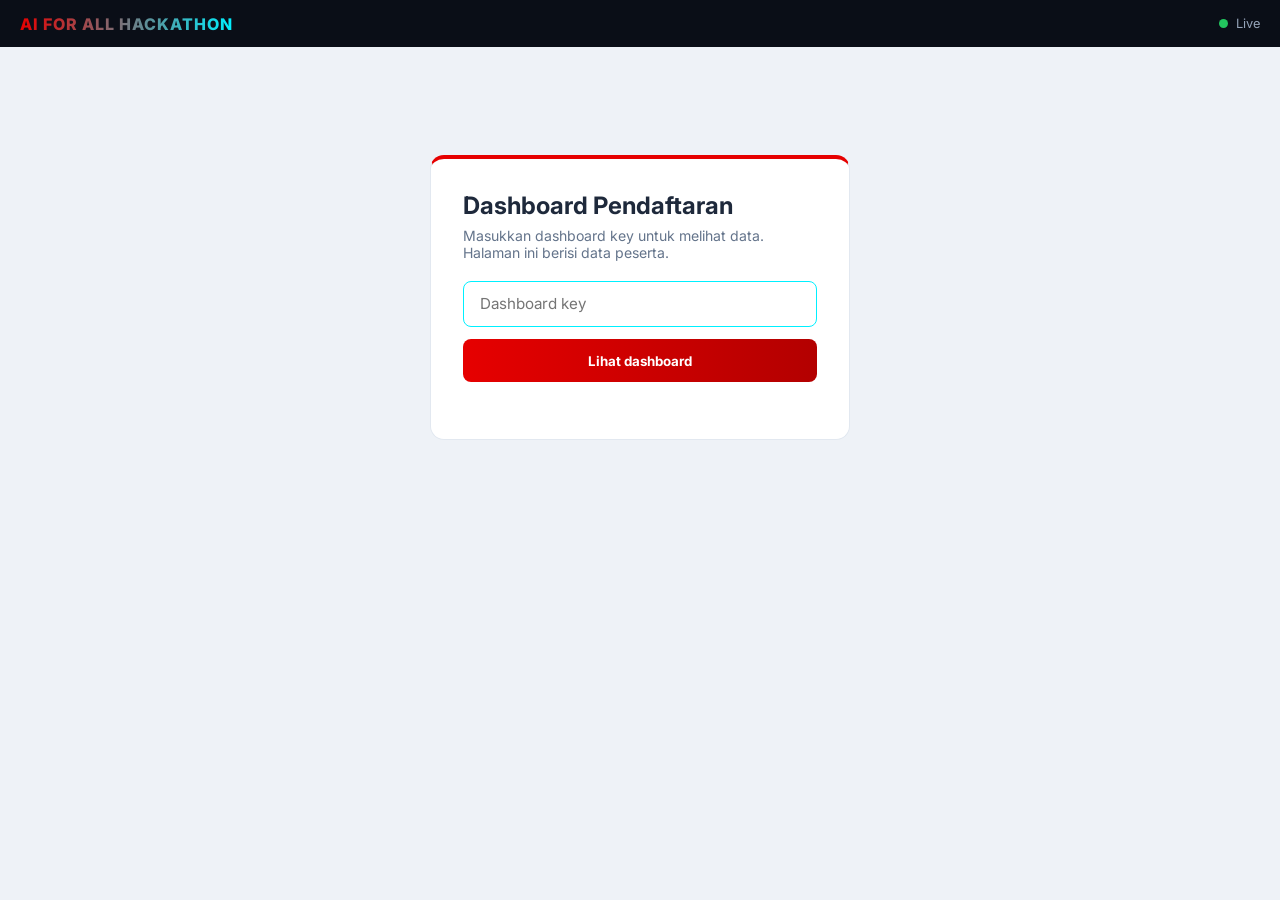
<file: live-submissions.html>
<!DOCTYPE html>
<html lang="id">

<head>
    <meta charset="UTF-8">
    <meta name="viewport" content="width=device-width, initial-scale=1.0">
    <meta name="robots" content="noindex, nofollow">
    <title>Dashboard Data Pendaftaran — AI For All Hackathon</title>
    <link href="https://fonts.googleapis.com/css2?family=Inter:wght@400;500;600;700;800;900&display=swap" rel="stylesheet">
    <style>
        :root {
            --red: #E60000;
            --dark-red: #B30000;
            --cyan: #00F0FF;
            --bg: #0A0E17;
            --panel: #FFFFFF;
            --ink: #1E293B;
            --muted: #64748B;
            --line: #E2E8F0;
            --navy: #1E293B;
            --green: #22C55E;
            /* Palet tema (urut 1-6) */
            --t1: #3B82F6;
            --t2: #F59E0B;
            --t3: #22C55E;
            --t4: #EF4444;
            --t5: #8B5CF6;
            --t6: #14B8A6;
        }

        * { box-sizing: border-box; }

        body {
            margin: 0;
            background: #EEF2F7;
            color: var(--ink);
            font-family: 'Inter', sans-serif;
        }

        /* Topbar + live indicator */
        .topbar {
            background: var(--bg);
            color: #fff;
            padding: 0.85rem 1.25rem;
            display: flex;
            align-items: center;
            justify-content: space-between;
            gap: 1rem;
            flex-wrap: wrap;
        }
        .brand {
            font-weight: 800;
            letter-spacing: 1px;
            background: linear-gradient(90deg, var(--red), var(--cyan));
            -webkit-background-clip: text;
            background-clip: text;
            -webkit-text-fill-color: transparent;
        }
        .live { display: flex; align-items: center; gap: 0.5rem; font-size: 0.8rem; color: #94A3B8; }
        .dot { width: 9px; height: 9px; border-radius: 50%; background: var(--green); animation: pulse 2s infinite; }
        .dot.off { background: #F87171; animation: none; }
        @keyframes pulse {
            0% { box-shadow: 0 0 0 0 rgba(34,197,94,0.6); }
            70% { box-shadow: 0 0 0 9px rgba(34,197,94,0); }
            100% { box-shadow: 0 0 0 0 rgba(34,197,94,0); }
        }

        /* Header dashboard (navy) */
        .dash-header {
            background: var(--navy);
            color: #fff;
            text-align: center;
            padding: 1.5rem 1rem 1rem;
        }
        .dash-header h1 { margin: 0; font-size: clamp(1.3rem, 3vw, 2rem); font-weight: 900; letter-spacing: 0.5px; }
        .dash-header .meta { margin-top: 0.5rem; font-size: 0.78rem; color: #CBD5E1; }

        main { max-width: 1200px; margin: 0 auto; padding: 1.25rem; }

        .section-title {
            background: var(--navy);
            color: #fff;
            text-align: center;
            font-weight: 700;
            font-size: 0.9rem;
            letter-spacing: 1px;
            padding: 0.5rem;
            border-radius: 6px 6px 0 0;
            margin-top: 1.25rem;
        }

        /* Kartu ringkasan */
        .cards {
            display: grid;
            grid-template-columns: repeat(6, 1fr);
            gap: 0;
            background: var(--panel);
            border: 1px solid var(--line);
            border-radius: 0 0 8px 8px;
        }
        .card {
            padding: 1rem 0.75rem;
            text-align: center;
            border-right: 1px solid var(--line);
            border-top: 4px solid var(--c, #94A3B8);
        }
        .card:last-child { border-right: none; }
        .card .label { font-size: 0.68rem; font-weight: 700; letter-spacing: 0.5px; color: var(--muted); text-transform: uppercase; min-height: 2.2em; display:flex; align-items:center; justify-content:center; }
        .card .value { font-size: 1.9rem; font-weight: 800; color: var(--c, var(--ink)); margin: 0.3rem 0 0.15rem; line-height: 1; }
        .card .sub { font-size: 0.72rem; color: var(--muted); }

        /* Kartu per tema */
        .theme-cards { grid-template-columns: repeat(6, 1fr); }
        .theme-cards .card .label { color: #fff; background: var(--c); border-radius: 0; padding: 0.3rem; min-height: auto; font-size: 0.66rem; }

        /* Grid grafik */
        .charts-grid {
            display: grid;
            gap: 1rem;
            margin-top: 1.25rem;
        }
        .row-2 { grid-template-columns: 1fr 1fr; }
        .row-3 { grid-template-columns: 1fr 1fr 1fr; }

        .chart-card {
            background: var(--panel);
            border: 1px solid var(--line);
            border-radius: 10px;
            padding: 1.1rem 1.25rem 1.25rem;
        }
        .chart-card h3 { margin: 0 0 1rem; text-align: center; font-size: 1rem; font-weight: 700; }

        .legend { display: flex; flex-wrap: wrap; gap: 0.5rem 1rem; justify-content: center; margin-top: 0.75rem; font-size: 0.72rem; color: var(--muted); }
        .legend span.sw { display: inline-block; width: 10px; height: 10px; border-radius: 2px; margin-right: 0.35rem; vertical-align: middle; }

        svg { display: block; width: 100%; height: auto; overflow: visible; }
        .axis-line { stroke: var(--line); stroke-width: 1; }
        .grid-line { stroke: #F1F5F9; stroke-width: 1; }
        .bar-label { font-size: 11px; font-weight: 700; fill: var(--ink); }
        .axis-text { font-size: 10px; fill: var(--muted); }

        /* Tabel pendukung */
        .tables-grid { display: grid; grid-template-columns: 1fr 1fr 1fr; gap: 1rem; margin-top: 1rem; }
        table.support { width: 100%; border-collapse: collapse; background: var(--panel); border: 1px solid var(--line); border-radius: 8px; overflow: hidden; }
        table.support th { background: var(--navy); color: #fff; font-size: 0.72rem; padding: 0.5rem 0.7rem; text-align: left; }
        table.support th:not(:first-child), table.support td:not(:first-child) { text-align: right; }
        table.support td { padding: 0.45rem 0.7rem; font-size: 0.8rem; border-bottom: 1px solid var(--line); }
        table.support tr.total td { font-weight: 800; background: #F8FAFC; }

        /* Tabel submission (data mentah) */
        .toolbar { display: flex; gap: 0.75rem; align-items: center; flex-wrap: wrap; margin: 1.25rem 0 0.75rem; }
        .search { flex: 1; min-width: 220px; background: #fff; border: 1px solid var(--line); border-radius: 8px; padding: 0.6rem 1rem; font-family: inherit; font-size: 0.9rem; }
        .search:focus { outline: none; border-color: var(--cyan); }
        .table-wrap { background: #fff; border: 1px solid var(--line); border-radius: 10px; overflow-x: auto; }
        table.raw { width: 100%; border-collapse: collapse; min-width: 1000px; }
        table.raw th, table.raw td { padding: 0.7rem 0.9rem; border-bottom: 1px solid var(--line); font-size: 0.82rem; text-align: left; vertical-align: top; }
        table.raw th { position: sticky; top: 0; background: #0F1522; color: var(--cyan); font-size: 0.7rem; letter-spacing: 1px; text-transform: uppercase; white-space: nowrap; }
        table.raw td.no { color: var(--red); font-weight: 700; }
        table.raw td.desc { color: var(--muted); max-width: 340px; }
        table.raw td.muted { color: var(--muted); }

        .state { padding: 2.5rem 1rem; text-align: center; color: var(--muted); }
        .updated { font-size: 0.78rem; color: var(--muted); }

        /* Gate */
        .gate {
            max-width: 420px; margin: 12vh auto 0; background: #fff;
            border: 1px solid var(--line); border-top: 4px solid var(--red);
            border-radius: 14px; padding: 2rem;
        }
        .gate h2 { margin: 0 0 0.4rem; }
        .gate p { margin: 0 0 1.25rem; color: var(--muted); font-size: 0.88rem; }
        .gate input { width: 100%; background: #fff; border: 1px solid var(--line); border-radius: 8px; padding: 0.8rem 1rem; font-family: inherit; font-size: 0.95rem; margin-bottom: 0.75rem; }
        .gate input:focus { outline: none; border-color: var(--cyan); }
        .gate button { width: 100%; background: linear-gradient(90deg, var(--red), var(--dark-red)); color: #fff; border: none; border-radius: 8px; padding: 0.85rem; font-family: inherit; font-weight: 700; cursor: pointer; }
        .gate .err { color: #DC2626; font-size: 0.82rem; margin-top: 0.75rem; min-height: 1em; }

        .hidden { display: none !important; }

        @media (max-width: 900px) {
            .cards, .theme-cards { grid-template-columns: repeat(3, 1fr); }
            .card { border-bottom: 1px solid var(--line); }
            .row-2, .row-3 { grid-template-columns: 1fr; }
            .tables-grid { grid-template-columns: 1fr; }
        }
        @media (max-width: 520px) {
            .cards, .theme-cards { grid-template-columns: repeat(2, 1fr); }
        }
    </style>
</head>

<body>
    <div class="topbar">
        <span class="brand">AI FOR ALL HACKATHON</span>
        <span class="live"><span class="dot" id="dot"></span><span id="live-text">Live</span></span>
    </div>

    <!-- Gate -->
    <section class="gate" id="gate">
        <h2>Dashboard Pendaftaran</h2>
        <p>Masukkan dashboard key untuk melihat data. Halaman ini berisi data peserta.</p>
        <input type="password" id="key-input" placeholder="Dashboard key" autocomplete="off">
        <button type="button" id="key-btn">Lihat dashboard</button>
        <div class="err" id="gate-err" role="alert"></div>
    </section>

    <!-- Dashboard -->
    <div id="dashboard" class="hidden">
        <header class="dash-header">
            <h1>DASHBOARD DATA PENDAFTARAN PROYEK</h1>
            <div class="meta" id="header-meta">Sumber: Neon DB (live) &bull; Waktu dalam WIB (UTC+7)</div>
        </header>

        <main>
            <!-- Ringkasan utama -->
            <div class="section-title">RINGKASAN UTAMA</div>
            <div class="cards" id="summary-cards"></div>

            <!-- Jumlah proyek per tema (kartu) -->
            <div class="section-title">JUMLAH PROYEK PER TEMA</div>
            <div class="cards theme-cards" id="theme-cards"></div>

            <!-- Grafik baris 1: bar tema + donut tema -->
            <div class="charts-grid row-2">
                <div class="chart-card">
                    <h3>Jumlah Proyek per Tema</h3>
                    <div id="chart-theme-bar"></div>
                </div>
                <div class="chart-card">
                    <h3>Proporsi Pemilih Tema</h3>
                    <div id="chart-theme-donut"></div>
                    <div class="legend" id="legend-theme"></div>
                </div>
            </div>

            <!-- Grafik baris 2: tren harian + kumulatif -->
            <div class="charts-grid">
                <div class="chart-card">
                    <h3>Tren Pendaftaran: Harian &amp; Kumulatif</h3>
                    <div class="legend" style="margin:0 0 0.5rem;">
                        <span><span class="sw" style="background:var(--t5)"></span>Pendaftaran harian</span>
                        <span><span class="sw" style="background:var(--t2)"></span>Kumulatif</span>
                    </div>
                    <div id="chart-trend"></div>
                </div>
            </div>

            <!-- Grafik baris 3: besar tim + jam + jenis email -->
            <div class="charts-grid row-3">
                <div class="chart-card">
                    <h3>Besar Tim</h3>
                    <div id="chart-team"></div>
                </div>
                <div class="chart-card">
                    <h3>Jam Pendaftaran (WIB)</h3>
                    <div id="chart-hour"></div>
                </div>
                <div class="chart-card">
                    <h3>Jenis Email Pendaftar</h3>
                    <div id="chart-email"></div>
                    <div class="legend" id="legend-email"></div>
                </div>
            </div>

            <!-- Tabel pendukung -->
            <div class="section-title">DATA PENDUKUNG GRAFIK</div>
            <div class="tables-grid">
                <table class="support"><thead><tr><th>Tema Proyek</th><th>Jumlah</th><th>Persen</th></tr></thead><tbody id="tbl-theme"></tbody></table>
                <table class="support"><thead><tr><th>Besar Tim</th><th>Jumlah Tim</th><th>Persen</th></tr></thead><tbody id="tbl-team"></tbody></table>
                <table class="support"><thead><tr><th>Jenis Email</th><th>Jumlah</th><th>Persen</th></tr></thead><tbody id="tbl-email"></tbody></table>
            </div>

            <!-- Tabel submission mentah -->
            <div class="toolbar">
                <input class="search" id="search" type="search" placeholder="Cari nama, email, proyek, tema...">
                <span class="updated" id="updated"></span>
            </div>
            <div class="table-wrap">
                <table class="raw">
                    <thead><tr>
                        <th>No</th><th>Nama</th><th>Email</th><th>Judul Proyek</th><th>Tema</th><th>Anggota Tim</th><th>Deskripsi</th><th>Waktu (WIB)</th>
                    </tr></thead>
                    <tbody id="raw-body"></tbody>
                </table>
                <div class="state hidden" id="state"></div>
            </div>
        </main>
    </div>

    <script>
        const API_URL = "https://pindai-hackathon-api.vercel.app/api/live-submissions";
        const POLL_MS = 15000;
        const KEY_STORAGE = "dashboard_key";
        const SVG_NS = "http://www.w3.org/2000/svg";

        const THEMES = [
            { key: "1. Education & Future Skills", short: "1. Education & Future Skills", color: "#3B82F6" },
            { key: "2. SME & Local Economy", short: "2. SME & Local Economy", color: "#F59E0B" },
            { key: "3. Agriculture & Food", short: "3. Agriculture & Food", color: "#22C55E" },
            { key: "4. Health & Aging Society", short: "4. Health & Aging Society", color: "#EF4444" },
            { key: "5. Smart Mobility & Cities", short: "5. Smart Mobility & Cities", color: "#8B5CF6" },
            { key: "6. Resilient Communities", short: "6. Resilient Communities", color: "#14B8A6" },
        ];
        const EMAIL_COLORS = { Gmail: "#3B82F6", "Hotmail / Outlook / lainnya": "#F59E0B", "Email institusi / domain lain": "#22C55E" };
        const TEAM_COLOR = "#14B8A6";

        // ---- Elemen ----
        const gate = document.getElementById("gate");
        const dashboard = document.getElementById("dashboard");
        const keyInput = document.getElementById("key-input");
        const keyBtn = document.getElementById("key-btn");
        const gateErr = document.getElementById("gate-err");
        const dot = document.getElementById("dot");
        const liveText = document.getElementById("live-text");
        const searchEl = document.getElementById("search");
        const updatedEl = document.getElementById("updated");
        const rawBody = document.getElementById("raw-body");
        const stateBox = document.getElementById("state");

        let timer = null, inFlight = false, allRows = [];

        function getKey() { return sessionStorage.getItem(KEY_STORAGE) || ""; }

        // ---- Util SVG ----
        function el(tag, attrs, text) {
            const n = document.createElementNS(SVG_NS, tag);
            for (const k in attrs) n.setAttribute(k, attrs[k]);
            if (text != null) n.textContent = text;
            return n;
        }
        function clear(node) { while (node.firstChild) node.removeChild(node.firstChild); }

        // ---- Konversi waktu ke WIB (UTC+7) ----
        function toWIB(iso) {
            if (!iso) return null;
            const d = new Date(iso);
            if (isNaN(d)) return null;
            // geser +7 jam, lalu baca komponen UTC-nya = waktu WIB
            return new Date(d.getTime() + 7 * 3600 * 1000);
        }
        function dayKey(wib) { return wib.toISOString().slice(0, 10); }
        function dayLabel(wib) {
            const m = ["Jan","Feb","Mar","Apr","Mei","Jun","Jul","Agu","Sep","Okt","Nov","Des"];
            return String(wib.getUTCDate()).padStart(2, "0") + " " + m[wib.getUTCMonth()];
        }

        // ---- Agregasi ----
        function countMembers(s) {
            if (!s) return 0;
            return String(s).split(",").map(x => x.trim()).filter(Boolean).length;
        }
        function emailType(email) {
            const e = String(email || "").toLowerCase();
            const domain = e.split("@")[1] || "";
            if (domain === "gmail.com") return "Gmail";
            if (["hotmail.com","outlook.com","live.com","yahoo.com","icloud.com"].includes(domain)) return "Hotmail / Outlook / lainnya";
            return "Email institusi / domain lain";
        }

        function aggregate(rows) {
            const total = rows.length;

            // Tema
            const theme = new Map(THEMES.map(t => [t.key, 0]));
            let themeOther = 0;
            // Besar tim
            const team = { 1:0, 2:0, 3:0, 4:0, 5:0 };
            let members = 0;
            // Email
            const email = { "Gmail":0, "Hotmail / Outlook / lainnya":0, "Email institusi / domain lain":0 };
            const uniqEmail = new Set();
            // Tren harian + jam
            const perDay = new Map();
            const perHour = new Array(24).fill(0);

            for (const r of rows) {
                const k = String(r.project_theme || "").trim();
                if (theme.has(k)) theme.set(k, theme.get(k) + 1); else themeOther++;

                const m = countMembers(r.team_members);
                members += m;
                if (m >= 1 && m <= 5) team[m]++;

                email[emailType(r.email)]++;
                if (r.email) uniqEmail.add(String(r.email).toLowerCase());

                const wib = toWIB(r.created_at);
                if (wib) {
                    const dk = dayKey(wib);
                    perDay.set(dk, (perDay.get(dk) || 0) + 1);
                    perHour[wib.getUTCHours()]++;
                }
            }

            // Tema terpopuler
            let topTheme = null, topCount = -1;
            for (const t of THEMES) { const c = theme.get(t.key); if (c > topCount) { topCount = c; topTheme = t; } }

            // Tren: susun tanggal urut
            const days = Array.from(perDay.keys()).sort();
            let cum = 0;
            const trend = days.map(dk => {
                const count = perDay.get(dk);
                cum += count;
                const wib = new Date(dk + "T00:00:00Z");
                return { dk, label: dayLabel(wib), daily: count, cumulative: cum };
            });
            // Puncak harian
            let peak = { daily: 0, label: "-" };
            for (const t of trend) if (t.daily > peak.daily) peak = t;

            return {
                total, theme, themeOther, team, members, email,
                uniqEmail: uniqEmail.size,
                avgMembers: total ? (members / total) : 0,
                topTheme, topCount, trend, perHour, peak,
            };
        }

        // ---- Render kartu ringkasan ----
        function renderSummary(a) {
            const box = document.getElementById("summary-cards");
            box.textContent = "";
            const items = [
                { label: "Total Proyek Terdaftar", value: a.total.toLocaleString("id-ID"), sub: "proyek", c: "#1E293B" },
                { label: "Total Anggota Tim", value: a.members.toLocaleString("id-ID"), sub: "nama anggota tercantum", c: "#3B82F6" },
                { label: "Rata-rata Anggota / Tim", value: a.avgMembers.toFixed(1).replace(".", ","), sub: "orang per tim", c: "#8B5CF6" },
                { label: "Email Unik", value: a.uniqEmail.toLocaleString("id-ID"), sub: "dari total entri", c: "#14B8A6" },
                { label: "Tema Terpopuler", value: a.topTheme ? a.topTheme.short : "-", sub: a.topCount + " proyek", c: "#F59E0B", small: true },
                { label: "Puncak Pendaftaran / Hari", value: String(a.peak.daily), sub: "pada " + a.peak.label, c: "#E60000" },
            ];
            for (const it of items) {
                const card = document.createElement("div");
                card.className = "card";
                card.style.setProperty("--c", it.c);
                const l = document.createElement("div"); l.className = "label"; l.textContent = it.label;
                const v = document.createElement("div"); v.className = "value"; v.textContent = it.value;
                if (it.small) v.style.fontSize = "0.95rem";
                const s = document.createElement("div"); s.className = "sub"; s.textContent = it.sub;
                card.append(l, v, s);
                box.appendChild(card);
            }
        }

        // ---- Render kartu per tema ----
        function renderThemeCards(a) {
            const box = document.getElementById("theme-cards");
            box.textContent = "";
            for (const t of THEMES) {
                const c = a.theme.get(t.key);
                const pct = a.total ? (c / a.total * 100) : 0;
                const card = document.createElement("div");
                card.className = "card";
                card.style.setProperty("--c", t.color);
                const l = document.createElement("div"); l.className = "label"; l.textContent = t.short;
                const v = document.createElement("div"); v.className = "value"; v.textContent = c;
                const s = document.createElement("div"); s.className = "sub"; s.textContent = pct.toFixed(1).replace(".", ",") + "% dari total";
                card.append(l, v, s);
                box.appendChild(card);
            }
        }

        // ---- Bar horizontal: jumlah per tema ----
        function renderThemeBar(a) {
            const host = document.getElementById("chart-theme-bar");
            clear(host);
            const W = 440, rowH = 34, padL = 50, padR = 50, padT = 10;
            const H = padT + THEMES.length * rowH + 10;
            const svg = el("svg", { viewBox: `0 0 ${W} ${H}` });
            const max = Math.max(1, ...THEMES.map(t => a.theme.get(t.key)));
            const barMax = W - padL - padR;
            THEMES.forEach((t, i) => {
                const val = a.theme.get(t.key);
                const w = (val / max) * barMax;
                const y = padT + i * rowH;
                svg.appendChild(el("rect", { x: padL, y: y + 6, width: w, height: rowH - 14, rx: 3, fill: t.color }));
                const lab = el("text", { x: padL + w + 6, y: y + rowH / 2 + 2, class: "bar-label" }, String(val));
                svg.appendChild(lab);
                svg.appendChild(el("text", { x: padL - 6, y: y + rowH / 2 + 2, class: "axis-text", "text-anchor": "end" }, String(t.key.split(".")[0])));
            });
            host.appendChild(svg);
        }

        // ---- Donut: proporsi tema ----
        function renderThemeDonut(a) {
            const host = document.getElementById("chart-theme-donut");
            clear(host);
            const svg = el("svg", { viewBox: "0 0 42 42" });
            svg.setAttribute("style", "max-width:230px;margin:0 auto;transform:rotate(-90deg)");
            svg.appendChild(el("circle", { cx: 21, cy: 21, r: 15.9155, fill: "none", stroke: "#EEF2F7", "stroke-width": 5 }));
            let offset = 0;
            if (a.total > 0) {
                for (const t of THEMES) {
                    const c = a.theme.get(t.key);
                    if (!c) continue;
                    const pct = c / a.total * 100;
                    svg.appendChild(el("circle", {
                        cx: 21, cy: 21, r: 15.9155, fill: "none", stroke: t.color, "stroke-width": 5,
                        "stroke-dasharray": pct + " " + (100 - pct), "stroke-dashoffset": String(-offset)
                    }));
                    offset += pct;
                }
            }
            host.appendChild(svg);
            // Legend
            const leg = document.getElementById("legend-theme");
            leg.textContent = "";
            for (const t of THEMES) {
                const c = a.theme.get(t.key);
                const pct = a.total ? (c / a.total * 100) : 0;
                const span = document.createElement("span");
                const sw = document.createElement("span"); sw.className = "sw"; sw.style.background = t.color;
                span.appendChild(sw);
                span.appendChild(document.createTextNode(t.key + " (" + pct.toFixed(1).replace(".", ",") + "%)"));
                leg.appendChild(span);
            }
        }

        // ---- Tren harian (bar) + kumulatif (line) ----
        function renderTrend(a) {
            const host = document.getElementById("chart-trend");
            clear(host);
            const data = a.trend;
            const W = 1000, H = 300, padL = 40, padR = 45, padT = 15, padB = 40;
            const svg = el("svg", { viewBox: `0 0 ${W} ${H}` });
            if (data.length === 0) { host.appendChild(svg); return; }

            const plotW = W - padL - padR, plotH = H - padT - padB;
            const maxDaily = Math.max(1, ...data.map(d => d.daily));
            const maxCum = Math.max(1, ...data.map(d => d.cumulative));
            const stepX = plotW / data.length;

            // grid horizontal
            for (let g = 0; g <= 4; g++) {
                const y = padT + (plotH / 4) * g;
                svg.appendChild(el("line", { x1: padL, y1: y, x2: W - padR, y2: y, class: "grid-line" }));
                svg.appendChild(el("text", { x: padL - 5, y: y + 3, class: "axis-text", "text-anchor": "end" }, String(Math.round(maxDaily * (1 - g / 4)))));
                svg.appendChild(el("text", { x: W - padR + 5, y: y + 3, class: "axis-text" }, String(Math.round(maxCum * (1 - g / 4)))));
            }

            // bar harian
            data.forEach((d, i) => {
                const bh = (d.daily / maxDaily) * plotH;
                const x = padL + i * stepX + stepX * 0.2;
                const bw = stepX * 0.6;
                svg.appendChild(el("rect", { x, y: padT + plotH - bh, width: bw, height: bh, fill: "#8B5CF6", rx: 1 }));
                // label tanggal (tiap 2 hari agar tidak padat)
                if (i % 2 === 0 || i === data.length - 1) {
                    svg.appendChild(el("text", {
                        x: padL + i * stepX + stepX / 2, y: H - padB + 14, class: "axis-text", "text-anchor": "middle",
                        transform: `rotate(45 ${padL + i * stepX + stepX / 2} ${H - padB + 14})`
                    }, d.label));
                }
            });

            // garis kumulatif
            let dPath = "";
            data.forEach((d, i) => {
                const x = padL + i * stepX + stepX / 2;
                const y = padT + plotH - (d.cumulative / maxCum) * plotH;
                dPath += (i === 0 ? "M" : "L") + x.toFixed(1) + " " + y.toFixed(1) + " ";
            });
            svg.appendChild(el("path", { d: dPath, fill: "none", stroke: "#F59E0B", "stroke-width": 2.5 }));
            // titik + label nilai terakhir
            const last = data[data.length - 1];
            const lx = padL + (data.length - 1) * stepX + stepX / 2;
            const ly = padT + plotH - (last.cumulative / maxCum) * plotH;
            svg.appendChild(el("circle", { cx: lx, cy: ly, r: 3, fill: "#F59E0B" }));
            svg.appendChild(el("text", { x: lx, y: ly - 7, class: "bar-label", "text-anchor": "middle", fill: "#F59E0B" }, String(last.cumulative)));

            host.appendChild(svg);
        }

        // ---- Bar vertikal generik ----
        function renderVBar(hostId, labels, values, color, fmtLabel) {
            const host = document.getElementById(hostId);
            clear(host);
            const W = 340, H = 240, padL = 30, padR = 10, padT = 20, padB = 30;
            const svg = el("svg", { viewBox: `0 0 ${W} ${H}` });
            const plotW = W - padL - padR, plotH = H - padT - padB;
            const max = Math.max(1, ...values);
            const stepX = plotW / values.length;
            values.forEach((v, i) => {
                const bh = (v / max) * plotH;
                const x = padL + i * stepX + stepX * 0.15;
                const bw = stepX * 0.7;
                svg.appendChild(el("rect", { x, y: padT + plotH - bh, width: bw, height: bh, fill: color, rx: 2 }));
                if (v > 0) svg.appendChild(el("text", { x: x + bw / 2, y: padT + plotH - bh - 4, class: "bar-label", "text-anchor": "middle" }, String(v)));
                svg.appendChild(el("text", { x: x + bw / 2, y: H - padB + 13, class: "axis-text", "text-anchor": "middle" }, fmtLabel ? fmtLabel(labels[i]) : labels[i]));
            });
            host.appendChild(svg);
        }

        // ---- Pie: jenis email ----
        function renderEmailPie(a) {
            const host = document.getElementById("chart-email");
            clear(host);
            const svg = el("svg", { viewBox: "0 0 42 42" });
            svg.setAttribute("style", "max-width:200px;margin:0 auto;transform:rotate(-90deg)");
            const keys = Object.keys(a.email);
            let offset = 0;
            if (a.total > 0) {
                for (const k of keys) {
                    const c = a.email[k];
                    if (!c) continue;
                    const pct = c / a.total * 100;
                    // pie penuh: pakai r=15.9155 stroke tebal 31.831 (diameter) -> gunakan lingkaran penuh
                    svg.appendChild(el("circle", {
                        cx: 21, cy: 21, r: 10.5, fill: "none", stroke: EMAIL_COLORS[k], "stroke-width": 21,
                        "stroke-dasharray": (pct * 0.66) + " " + ((100 - pct) * 0.66), "stroke-dashoffset": String(-offset * 0.66)
                    }));
                    offset += pct;
                }
            }
            host.appendChild(svg);
            const leg = document.getElementById("legend-email");
            leg.textContent = "";
            for (const k of keys) {
                const c = a.email[k];
                const pct = a.total ? (c / a.total * 100) : 0;
                const span = document.createElement("span");
                const sw = document.createElement("span"); sw.className = "sw"; sw.style.background = EMAIL_COLORS[k];
                span.appendChild(sw);
                span.appendChild(document.createTextNode(k + " (" + pct.toFixed(1).replace(".", ",") + "%)"));
                leg.appendChild(span);
            }
        }

        // ---- Tabel pendukung ----
        function renderSupportTables(a) {
            // Tema
            const tTheme = document.getElementById("tbl-theme"); tTheme.textContent = "";
            for (const t of THEMES) {
                const c = a.theme.get(t.key);
                const pct = a.total ? (c / a.total * 100) : 0;
                tTheme.appendChild(rowTD([t.key, String(c), pct.toFixed(1).replace(".", ",") + "%"]));
            }
            tTheme.appendChild(rowTD(["TOTAL", String(a.total), "100,0%"], true));

            // Besar tim
            const tTeam = document.getElementById("tbl-team"); tTeam.textContent = "";
            let teamTotal = 0;
            for (let i = 1; i <= 5; i++) teamTotal += a.team[i];
            for (let i = 1; i <= 5; i++) {
                const c = a.team[i];
                const pct = teamTotal ? (c / teamTotal * 100) : 0;
                tTeam.appendChild(rowTD([i + " orang", String(c), pct.toFixed(1).replace(".", ",") + "%"]));
            }
            tTeam.appendChild(rowTD(["TOTAL", String(teamTotal), "100,0%"], true));

            // Email
            const tEmail = document.getElementById("tbl-email"); tEmail.textContent = "";
            for (const k of Object.keys(a.email)) {
                const c = a.email[k];
                const pct = a.total ? (c / a.total * 100) : 0;
                tEmail.appendChild(rowTD([k, String(c), pct.toFixed(1).replace(".", ",") + "%"]));
            }
            tEmail.appendChild(rowTD(["TOTAL", String(a.total), "100,0%"], true));
        }
        function rowTD(cells, isTotal) {
            const tr = document.createElement("tr");
            if (isTotal) tr.className = "total";
            cells.forEach(c => { const td = document.createElement("td"); td.textContent = c; tr.appendChild(td); });
            return tr;
        }

        // ---- Tabel submission mentah ----
        function renderRaw() {
            const q = searchEl.value.trim().toLowerCase();
            const rows = allRows.filter(r => !q || [r.full_name, r.email, r.project_title, r.project_theme, r.team_members, r.description]
                .some(v => String(v || "").toLowerCase().includes(q)));
            rawBody.textContent = "";
            const frag = document.createDocumentFragment();
            for (const r of rows) {
                const tr = document.createElement("tr");
                tr.appendChild(cellTD(r.no, "no"));
                tr.appendChild(cellTD(r.full_name));
                tr.appendChild(cellTD(r.email, "muted"));
                tr.appendChild(cellTD(r.project_title));
                tr.appendChild(cellTD(r.project_theme, "muted"));
                tr.appendChild(cellTD(r.team_members, "muted"));
                tr.appendChild(cellTD(r.description, "desc"));
                const wib = toWIB(r.created_at);
                tr.appendChild(cellTD(wib ? (dayLabel(wib) + " " + String(wib.getUTCHours()).padStart(2,"0") + ":" + String(wib.getUTCMinutes()).padStart(2,"0")) : "-", "muted"));
                frag.appendChild(tr);
            }
            rawBody.appendChild(frag);
            if (rows.length === 0) { stateBox.textContent = allRows.length === 0 ? "Belum ada submission." : "Tidak ada hasil pencarian."; stateBox.classList.remove("hidden"); }
            else stateBox.classList.add("hidden");
        }
        function cellTD(text, cls) {
            const td = document.createElement("td");
            if (cls) td.className = cls;
            td.textContent = text == null ? "" : String(text);
            return td;
        }

        function renderAll() {
            const a = aggregate(allRows);
            renderSummary(a);
            renderThemeCards(a);
            renderThemeBar(a);
            renderThemeDonut(a);
            renderTrend(a);
            renderVBar("chart-team", ["1","2","3","4","5"], [a.team[1],a.team[2],a.team[3],a.team[4],a.team[5]], TEAM_COLOR, (l) => l + " org");
            renderVBar("chart-hour", Array.from({length:24},(_,i)=>i), a.perHour, "#8B5CF6", (l) => String(l).padStart(2,"0"));
            renderEmailPie(a);
            renderSupportTables(a);
            renderRaw();

            // Header meta periode
            if (a.trend.length) {
                document.getElementById("header-meta").textContent =
                    "Sumber: Neon DB (live) \u2022 Periode " + a.trend[0].label + " \u2013 " + a.trend[a.trend.length-1].label + " \u2022 Waktu dalam WIB (UTC+7)";
            }
        }

        // ---- Fetch & polling ----
        async function load() {
            if (inFlight) return;
            inFlight = true;
            try {
                const res = await fetch(API_URL, { headers: { "x-dashboard-key": getKey() }, cache: "no-store" });
                if (res.status === 401) { sessionStorage.removeItem(KEY_STORAGE); showGate("Key salah. Coba lagi."); return; }
                if (res.status === 503) { showGate("Dashboard belum dikonfigurasi (DASHBOARD_KEY belum diset)."); return; }
                if (!res.ok) throw new Error("HTTP " + res.status);
                const data = await res.json();
                allRows = Array.isArray(data.submissions) ? data.submissions : [];
                showDashboard();
                renderAll();
                updatedEl.textContent = "Diperbarui " + new Date().toLocaleTimeString("id-ID");
                setLive(true, "Live");
            } catch (e) {
                console.error(e);
                setLive(false, "Koneksi bermasalah, mencoba lagi...");
            } finally { inFlight = false; }
        }

        function startPolling() { stopPolling(); load(); timer = setInterval(() => { if (!document.hidden) load(); }, POLL_MS); }
        function stopPolling() { if (timer) { clearInterval(timer); timer = null; } }
        function showGate(msg) { stopPolling(); dashboard.classList.add("hidden"); gate.classList.remove("hidden"); gateErr.textContent = msg || ""; keyInput.focus(); }
        function showDashboard() { gate.classList.add("hidden"); dashboard.classList.remove("hidden"); }
        function setLive(ok, text) { dot.classList.toggle("off", !ok); liveText.textContent = text; }

        document.addEventListener("visibilitychange", () => { if (!document.hidden && timer) load(); });
        searchEl.addEventListener("input", renderRaw);

        function submitKey() {
            const k = keyInput.value.trim();
            if (!k) { gateErr.textContent = "Masukkan key."; return; }
            sessionStorage.setItem(KEY_STORAGE, k);
            keyInput.value = ""; gateErr.textContent = "";
            startPolling();
        }
        keyBtn.addEventListener("click", submitKey);
        keyInput.addEventListener("keydown", (e) => { if (e.key === "Enter") submitKey(); });

        if (getKey()) startPolling(); else showGate("");
    </script>
</body>

</html>
</file>
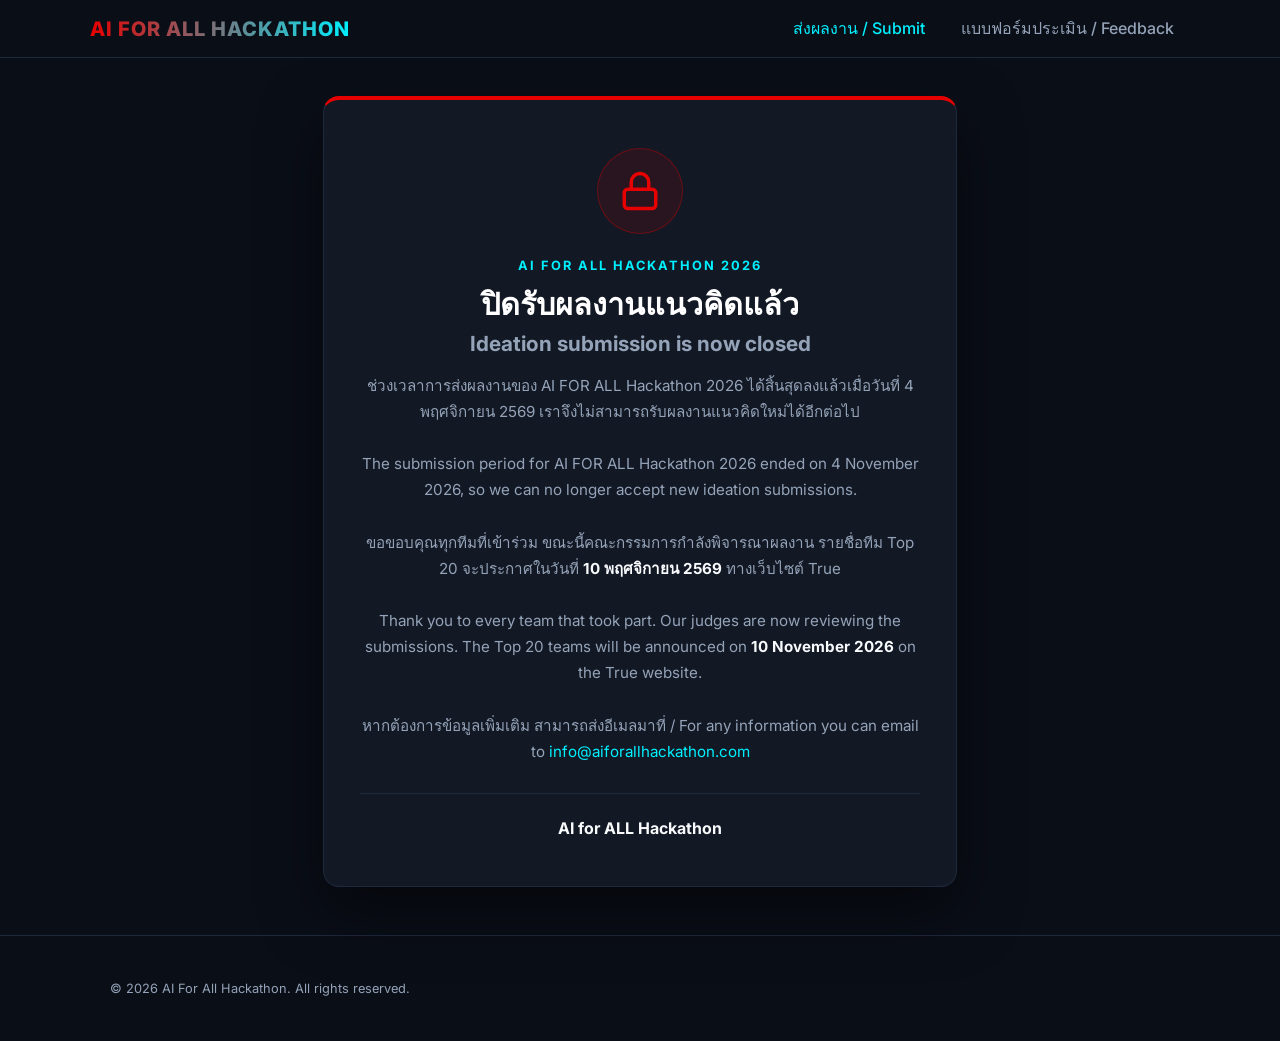
<file: submission-closed.html>
<!DOCTYPE html>
<html lang="th">

<head>
    <meta charset="UTF-8">
    <meta name="viewport" content="width=device-width, initial-scale=1.0">
    <title>AI Hackathon — Submissions Closed</title>
    <link rel="stylesheet" href="submit-project.css">
    <link href="https://fonts.googleapis.com/css2?family=Inter:wght@400;500;600;700;800&display=swap" rel="stylesheet">
    <style>
        /* Styling khusus halaman "ditutup" */
        .closed-wrap {
            min-height: calc(100vh - 140px);
            display: flex;
            align-items: center;
            justify-content: center;
            padding: 6rem 1.25rem 3rem;
            background-color: var(--true-bg-dark);
        }

        .closed-card {
            max-width: 560px;
            width: 100%;
            text-align: center;
            padding: 3rem 2.25rem;
            background: var(--true-card-bg);
            border: 1px solid var(--true-border);
            border-top: 4px solid var(--true-red);
            border-radius: 16px;
            box-shadow: 0 25px 60px rgba(0, 0, 0, 0.5);
        }

        .closed-icon {
            width: 84px;
            height: 84px;
            margin: 0 auto 1.5rem;
            border-radius: 50%;
            display: flex;
            align-items: center;
            justify-content: center;
            background: rgba(230, 0, 0, 0.1);
            border: 1px solid rgba(230, 0, 0, 0.35);
        }

        .closed-icon svg {
            width: 42px;
            height: 42px;
            stroke: var(--true-red);
        }

        .closed-eyebrow {
            color: var(--true-cyan);
            font-weight: 700;
            font-size: 0.8rem;
            letter-spacing: 2px;
            text-transform: uppercase;
            margin-bottom: 0.75rem;
        }

        .closed-card h1 {
            color: #FFFFFF;
            font-size: 1.9rem;
            font-weight: 800;
            line-height: 1.3;
            margin: 0 0 1rem;
        }

        .closed-card h1 .en {
            display: block;
            font-size: 1.3rem;
            color: var(--true-text-muted);
            font-weight: 700;
            margin-top: 0.35rem;
        }

        .closed-text {
            color: var(--true-text-muted);
            font-size: 0.95rem;
            line-height: 1.7;
            margin: 0 0 1.75rem;
        }

        .closed-deadline {
            display: inline-block;
            background: var(--true-bg-dark);
            border: 1px solid var(--true-border);
            border-radius: 8px;
            padding: 0.85rem 1.25rem;
            font-size: 0.9rem;
            color: var(--true-text-light);
            margin-bottom: 1.75rem;
        }

        .closed-deadline strong {
            color: var(--accent-yellow);
        }

        .closed-actions a {
            display: inline-block;
            background: linear-gradient(90deg, var(--true-red), var(--true-dark-red));
            color: #FFFFFF;
            text-decoration: none;
            padding: 0.85rem 1.75rem;
            border-radius: 6px;
            font-weight: 700;
            font-size: 0.95rem;
            transition: opacity 0.2s;
        }

        .closed-actions a:hover {
            opacity: 0.9;
        }

        .closed-signature {
            color: var(--true-text-light);
            font-weight: 700;
            font-size: 1rem;
            padding-top: 1.5rem;
            border-top: 1px solid var(--true-border);
        }

        @media (max-width: 480px) {
            .closed-card {
                padding: 2.25rem 1.5rem;
            }
            .closed-card h1 {
                font-size: 1.5rem;
            }
            .closed-card h1 .en {
                font-size: 1.1rem;
            }
        }
    </style>
</head>

<body>

    <!-- Navigasi -->
    <nav id="navbar">
        <div class="nav-container">
            <div class="brand">
                <span class="logo-text">AI FOR ALL HACKATHON</span>
            </div>
            <div class="nav-links">
                <a href="index.html" class="active">ส่งผลงาน / Submit</a>
                <a href="formfeedback.html">แบบฟอร์มประเมิน / Feedback</a>
            </div>
        </div>
    </nav>

    <!-- Konten "Ditutup" -->
    <main class="closed-wrap">
        <div class="closed-card">
            <div class="closed-icon">
                <svg viewBox="0 0 24 24" fill="none" stroke-width="2" stroke-linecap="round" stroke-linejoin="round">
                    <rect x="3" y="11" width="18" height="11" rx="2" ry="2"></rect>
                    <path d="M7 11V7a5 5 0 0 1 10 0v4"></path>
                </svg>
            </div>

            <div class="closed-eyebrow">AI FOR ALL HACKATHON 2026</div>

            <h1>
                ปิดรับผลงานแนวคิดแล้ว
                <span class="en">Ideation submission is now closed</span>
            </h1>

            <p class="closed-text">
                ช่วงเวลาการส่งผลงานของ AI FOR ALL Hackathon 2026 ได้สิ้นสุดลงแล้วเมื่อวันที่ 4 พฤศจิกายน 2569 เราจึงไม่สามารถรับผลงานแนวคิดใหม่ได้อีกต่อไป<br><br>
                The submission period for AI FOR ALL Hackathon 2026 ended on 4 November 2026, so we can no longer accept new ideation submissions.
            </p>

            <p class="closed-text">
                ขอขอบคุณทุกทีมที่เข้าร่วม ขณะนี้คณะกรรมการกำลังพิจารณาผลงาน รายชื่อทีม Top 20 จะประกาศในวันที่ <strong style="color: var(--true-text-light);">10 พฤศจิกายน 2569</strong> ทางเว็บไซต์ True<br><br>
                Thank you to every team that took part. Our judges are now reviewing the submissions. The Top 20 teams will be announced on <strong style="color: var(--true-text-light);">10 November 2026</strong> on the True website.
            </p>

            <p class="closed-text" style="margin-bottom: 1.75rem;">
                หากต้องการข้อมูลเพิ่มเติม สามารถส่งอีเมลมาที่ / For any information you can email to
                <a href="mailto:info@aiforallhackathon.com" style="color: var(--true-cyan); text-decoration: none;">info@aiforallhackathon.com</a>
            </p>

            <div class="closed-signature">
                AI for ALL Hackathon
            </div>
        </div>
    </main>

    <!-- Footer -->
    <footer class="footer-section">
        <div class="container text-center">
            <p class="copyright">© 2026 AI For All Hackathon. All rights reserved.</p>
        </div>
    </footer>

</body>

</html>
</file>
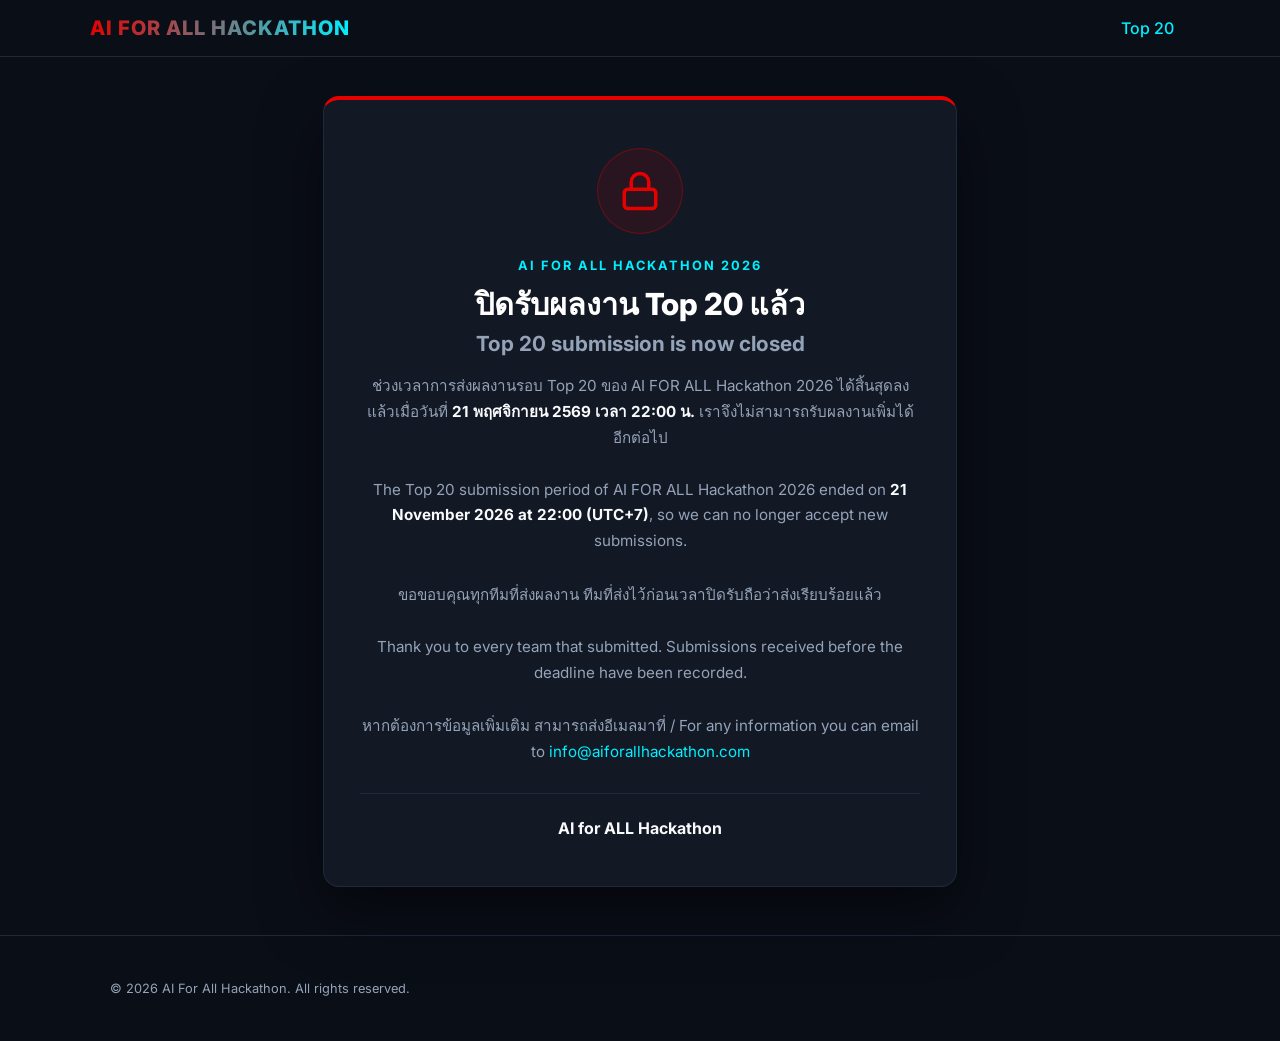
<file: submissionTop20/closed.html>
<!DOCTYPE html>
<html lang="th">

<head>
    <meta charset="UTF-8">
    <meta name="viewport" content="width=device-width, initial-scale=1.0">
    <title>AI Hackathon — Top 20 Submission Closed</title>
    <link rel="stylesheet" href="../submit-project.css">
    <link href="https://fonts.googleapis.com/css2?family=Inter:wght@400;500;600;700;800&display=swap" rel="stylesheet">
    <style>
        /* Styling khusus halaman "ditutup" */
        .closed-wrap {
            min-height: calc(100vh - 140px);
            display: flex;
            align-items: center;
            justify-content: center;
            padding: 6rem 1.25rem 3rem;
            background-color: var(--true-bg-dark);
        }

        .closed-card {
            max-width: 560px;
            width: 100%;
            text-align: center;
            padding: 3rem 2.25rem;
            background: var(--true-card-bg);
            border: 1px solid var(--true-border);
            border-top: 4px solid var(--true-red);
            border-radius: 16px;
            box-shadow: 0 25px 60px rgba(0, 0, 0, 0.5);
        }

        .closed-icon {
            width: 84px;
            height: 84px;
            margin: 0 auto 1.5rem;
            border-radius: 50%;
            display: flex;
            align-items: center;
            justify-content: center;
            background: rgba(230, 0, 0, 0.1);
            border: 1px solid rgba(230, 0, 0, 0.35);
        }

        .closed-icon svg {
            width: 42px;
            height: 42px;
            stroke: var(--true-red);
        }

        .closed-eyebrow {
            color: var(--true-cyan);
            font-weight: 700;
            font-size: 0.8rem;
            letter-spacing: 2px;
            text-transform: uppercase;
            margin-bottom: 0.75rem;
        }

        .closed-card h1 {
            color: #FFFFFF;
            font-size: 1.9rem;
            font-weight: 800;
            line-height: 1.3;
            margin: 0 0 1rem;
        }

        .closed-card h1 .en {
            display: block;
            font-size: 1.3rem;
            color: var(--true-text-muted);
            font-weight: 700;
            margin-top: 0.35rem;
        }

        .closed-text {
            color: var(--true-text-muted);
            font-size: 0.95rem;
            line-height: 1.7;
            margin: 0 0 1.75rem;
        }

        .closed-deadline {
            display: inline-block;
            background: var(--true-bg-dark);
            border: 1px solid var(--true-border);
            border-radius: 8px;
            padding: 0.85rem 1.25rem;
            font-size: 0.9rem;
            color: var(--true-text-light);
            margin-bottom: 1.75rem;
        }

        .closed-deadline strong {
            color: var(--accent-yellow);
        }

        .closed-actions a {
            display: inline-block;
            background: linear-gradient(90deg, var(--true-red), var(--true-dark-red));
            color: #FFFFFF;
            text-decoration: none;
            padding: 0.85rem 1.75rem;
            border-radius: 6px;
            font-weight: 700;
            font-size: 0.95rem;
            transition: opacity 0.2s;
        }

        .closed-actions a:hover {
            opacity: 0.9;
        }

        .closed-signature {
            color: var(--true-text-light);
            font-weight: 700;
            font-size: 1rem;
            padding-top: 1.5rem;
            border-top: 1px solid var(--true-border);
        }

        @media (max-width: 480px) {
            .closed-card {
                padding: 2.25rem 1.5rem;
            }
            .closed-card h1 {
                font-size: 1.5rem;
            }
            .closed-card h1 .en {
                font-size: 1.1rem;
            }
        }
    </style>
</head>

<body>

    <!-- Navigasi -->
    <nav id="navbar">
        <div class="nav-container">
            <div class="brand">
                <span class="logo-text">AI FOR ALL HACKATHON</span>
            </div>
            <div class="nav-links">
                <a href="index.html" class="active">Top 20</a>
            </div>
        </div>
    </nav>

    <!-- Konten "Ditutup" -->
    <main class="closed-wrap">
        <div class="closed-card">
            <div class="closed-icon">
                <svg viewBox="0 0 24 24" fill="none" stroke-width="2" stroke-linecap="round" stroke-linejoin="round">
                    <rect x="3" y="11" width="18" height="11" rx="2" ry="2"></rect>
                    <path d="M7 11V7a5 5 0 0 1 10 0v4"></path>
                </svg>
            </div>

            <div class="closed-eyebrow">AI FOR ALL HACKATHON 2026</div>

            <h1>
                ปิดรับผลงาน Top 20 แล้ว
                <span class="en">Top 20 submission is now closed</span>
            </h1>

            <p class="closed-text">
                ช่วงเวลาการส่งผลงานรอบ Top 20 ของ AI FOR ALL Hackathon 2026 ได้สิ้นสุดลงแล้วเมื่อวันที่ <strong style="color: var(--true-text-light);">21 พฤศจิกายน 2569 เวลา 22:00 น.</strong> เราจึงไม่สามารถรับผลงานเพิ่มได้อีกต่อไป<br><br>
                The Top 20 submission period of AI FOR ALL Hackathon 2026 ended on <strong style="color: var(--true-text-light);">21 November 2026 at 22:00 (UTC+7)</strong>, so we can no longer accept new submissions.
            </p>
            <p class="closed-text">
                ขอขอบคุณทุกทีมที่ส่งผลงาน ทีมที่ส่งไว้ก่อนเวลาปิดรับถือว่าส่งเรียบร้อยแล้ว<br><br>
                Thank you to every team that submitted. Submissions received before the deadline have been recorded.
            </p>
            <p class="closed-text" style="margin-bottom: 1.75rem;">
                หากต้องการข้อมูลเพิ่มเติม สามารถส่งอีเมลมาที่ / For any information you can email to
                <a href="mailto:info@aiforallhackathon.com" style="color: var(--true-cyan); text-decoration: none;">info@aiforallhackathon.com</a>
            </p>

            <div class="closed-signature">
                AI for ALL Hackathon
            </div>
        </div>
    </main>

    <!-- Footer -->
    <footer class="footer-section">
        <div class="container text-center">
            <p class="copyright">© 2026 AI For All Hackathon. All rights reserved.</p>
        </div>
    </footer>

</body>

</html>
</file>
<file: submit-project.css>
:root {
    --true-red: #E60000;
    --true-dark-red: #B30000;
    --true-cyan: #00F0FF;
    --true-bg-dark: #0A0E17;
    --true-card-bg: #121824;
    --true-border: #1E293B;
    --true-text-light: #F8FAFC;
    --true-text-muted: #94A3B8;
    --accent-yellow: #FF9900;
}

body {
    background-color: #FFFFFF;
    color: var(--true-text-light);
    font-family: 'Inter', sans-serif;
    margin: 0;
}

/* Navigasi */
#navbar {
    background-color: #0A0E17;
    border-bottom: 1px solid var(--true-border);
    position: fixed;
    top: 0;
    width: 100%;
    z-index: 100;
}

.nav-container {
    max-width: 1100px;
    margin: 0 auto;
    padding: 1rem 1.5rem;
    display: flex;
    align-items: center;
    justify-content: space-between;
}

.logo-text {
    font-weight: 800;
    font-size: 1.25rem;
    letter-spacing: 1px;
    background: linear-gradient(90deg, var(--true-red), var(--true-cyan));
    -webkit-background-clip: text;
    -webkit-text-fill-color: transparent;
}

.nav-links a {
    color: var(--true-text-muted);
    text-decoration: none;
    margin: 0 1rem;
    font-weight: 500;
    transition: color 0.2s;
}

.nav-links a:hover, .nav-links a.active {
    color: var(--true-cyan);
}

/* Hero Section */
.page-hero {
    position: relative;
    padding-top: 8rem;
    padding-bottom: 4rem;
    text-align: center;
    background-color: var(--true-bg-dark);
    border-left: 6px solid var(--accent-yellow);
}

.eyebrow {
    color: var(--true-cyan);
    font-weight: 700;
    font-size: 0.85rem;
    letter-spacing: 2px;
    margin-bottom: 0.5rem;
}

.page-hero h1 {
    font-size: 2.5rem;
    font-weight: 800;
    margin: 0.5rem 0;
    color: #FFFFFF;
}

.subheadline {
    color: var(--true-text-muted);
    max-width: 600px;
    margin: 0 auto;
    font-size: 0.95rem;
}

/* Form Section */
.section-light {
    background-color: #FFFFFF;
    padding: 3rem 0 5rem 0;
}

.form-card {
    max-width: 650px;
    margin: 0 auto;
    padding: 2.5rem;
    background: var(--true-card-bg);
    border: 1px solid var(--true-border);
    border-radius: 12px;
    box-shadow: 0 15px 35px rgba(0, 0, 0, 0.2);
    color: var(--true-text-light);
}

.form-group {
    margin-bottom: 1.5rem;
}

.form-group label {
    display: block;
    font-weight: 600;
    font-size: 0.875rem;
    color: var(--true-text-light);
    margin-bottom: 0.5rem;
}

.form-group input[type="text"],
.form-group input[type="email"],
.form-group input[type="url"],
.form-group textarea,
.form-select {
    width: 100%;
    padding: 0.8rem 1rem;
    border: 1px solid var(--true-border);
    border-radius: 6px;
    font-family: inherit;
    font-size: 0.9rem;
    color: #FFF;
    background-color: var(--true-bg-dark);
    box-sizing: border-box;
    transition: border-color 0.2s;
}

.form-select option {
    background-color: var(--true-bg-dark);
    color: #FFF;
}

.form-group input:focus, 
.form-group textarea:focus,
.form-select:focus {
    outline: none;
    border-color: var(--true-cyan);
}

.members-inputs input {
    margin-bottom: 0.5rem;
}

/* File Upload */
.file-input-wrapper {
    position: relative;
}

.file-input-wrapper input[type="file"] {
    position: absolute;
    inset: 0;
    opacity: 0;
    cursor: pointer;
    width: 100%;
    height: 100%;
}

.file-input-label {
    display: flex;
    align-items: center;
    justify-content: center;
    padding: 1rem;
    border: 2px dashed var(--true-border);
    border-radius: 6px;
    background-color: var(--true-bg-dark);
    color: var(--true-text-muted);
    font-size: 0.875rem;
    cursor: pointer;
    transition: border-color 0.2s;
}

.file-input-wrapper:hover .file-input-label {
    border-color: var(--true-cyan);
    color: var(--true-cyan);
}

.file-input-label.has-file {
    border-color: var(--true-cyan);
    color: var(--true-cyan);
    background-color: rgba(0, 240, 255, 0.05);
}

/* Checkboxes */
.checkbox-group {
    margin-bottom: 1rem;
}

.checkbox-container {
    display: flex;
    align-items: flex-start;
    gap: 0.75rem;
    font-size: 0.85rem;
    color: var(--true-text-muted);
    cursor: pointer;
}

.checkbox-container input {
    accent-color: var(--true-red);
    width: 18px;
    height: 18px;
    margin-top: 2px;
}

/* Button */
.btn-submit {
    width: 100%;
    background: linear-gradient(90deg, var(--true-red), var(--true-dark-red));
    color: #FFF;
    border: none;
    padding: 1rem;
    border-radius: 6px;
    font-weight: 700;
    font-size: 1rem;
    cursor: pointer;
    margin-top: 1.5rem;
    transition: opacity 0.2s;
}

.btn-submit:hover {
    opacity: 0.9;
}

.btn-submit:disabled {
    opacity: 0.5;
    cursor: not-allowed;
}

/* Messages */
.form-message {
    margin-top: 1rem;
    padding: 0.8rem;
    border-radius: 6px;
    font-size: 0.875rem;
    text-align: center;
}

.form-message.success {
    background: rgba(34, 197, 94, 0.1);
    color: #4ADE80;
    border: 1px solid rgba(34, 197, 94, 0.3);
}

.form-message.error {
    background: rgba(239, 68, 68, 0.1);
    color: #F87171;
    border: 1px solid rgba(239, 68, 68, 0.3);
}

.footer-section {
    background-color: var(--true-bg-dark);
    padding: 2rem 0;
    border-top: 1px solid var(--true-border);
    color: var(--true-text-muted);
    font-size: 0.8rem;
}

/* ===== Email Verification / OTP ===== */
.email-verify-row {
    display: flex;
    gap: 0.5rem;
    align-items: stretch;
}

.email-verify-row input[type="email"] {
    flex: 1;
}

.btn-verify {
    white-space: nowrap;
    padding: 0 1.1rem;
    border: 1px solid var(--true-cyan);
    border-radius: 6px;
    background-color: transparent;
    color: var(--true-cyan);
    font-family: inherit;
    font-weight: 600;
    font-size: 0.8rem;
    cursor: pointer;
    transition: background-color 0.2s, color 0.2s, opacity 0.2s;
}

.btn-verify:hover:not(:disabled) {
    background-color: var(--true-cyan);
    color: var(--true-bg-dark);
}

.btn-verify:disabled {
    cursor: not-allowed;
    opacity: 0.65;
}

.btn-verify.verified {
    border-color: #22C55E;
    color: #4ADE80;
    background-color: rgba(34, 197, 94, 0.1);
}

.verify-status {
    display: block;
    margin-top: 0.5rem;
    font-size: 0.8rem;
    min-height: 1em;
}

.verify-status.success {
    color: #4ADE80;
}

.verify-status.error {
    color: #F87171;
}

.otp-block {
    margin-top: 0.9rem;
    padding: 1rem;
    border: 1px dashed var(--true-border);
    border-radius: 8px;
    background-color: rgba(0, 240, 255, 0.03);
}

.otp-block label {
    font-size: 0.8rem;
    color: var(--true-text-muted);
    margin-bottom: 0.5rem;
}

.otp-input-row {
    display: flex;
    gap: 0.5rem;
}

.otp-input-row input {
    flex: 1;
    width: 100%;
    padding: 0.7rem 1rem;
    border: 1px solid var(--true-border);
    border-radius: 6px;
    background-color: var(--true-bg-dark);
    color: #FFF;
    font-family: inherit;
    font-size: 1.1rem;
    letter-spacing: 6px;
    text-align: center;
    box-sizing: border-box;
}

.otp-input-row input:focus {
    outline: none;
    border-color: var(--true-cyan);
}

.submit-hint {
    margin-top: 0.6rem;
    font-size: 0.8rem;
    color: var(--true-text-muted);
    text-align: center;
}

/* ===== Success Modal ===== */
/* Penting: saat atribut [hidden] ada, modal HARUS benar-benar hilang.
   Tanpa ini, display:flex menimpa [hidden] sehingga modal transparan
   tetap menutupi layar dan memblokir klik/ketik ke form. */
.success-modal[hidden] {
    display: none !important;
}

.success-modal {
    position: fixed;
    inset: 0;
    z-index: 1000;
    display: flex;
    align-items: center;
    justify-content: center;
    padding: 1rem;
    opacity: 0;
    transition: opacity 0.3s ease;
}

.success-modal.visible {
    opacity: 1;
}

.success-modal-backdrop {
    position: absolute;
    inset: 0;
    background: rgba(3, 6, 12, 0.78);
    backdrop-filter: blur(4px);
}

.success-modal-card {
    position: relative;
    z-index: 1;
    width: 100%;
    max-width: 440px;
    text-align: center;
    padding: 2.5rem 2rem;
    background: var(--true-card-bg);
    border: 1px solid var(--true-border);
    border-top: 4px solid #22C55E;
    border-radius: 14px;
    box-shadow: 0 25px 60px rgba(0, 0, 0, 0.55);
    transform: translateY(16px) scale(0.96);
    transition: transform 0.35s cubic-bezier(0.16, 1, 0.3, 1);
}

.success-modal.visible .success-modal-card {
    transform: translateY(0) scale(1);
}

.success-modal-icon {
    display: flex;
    justify-content: center;
    margin-bottom: 1rem;
}

.checkmark-circle {
    stroke: #22C55E;
    stroke-width: 3;
    stroke-dasharray: 151;
    stroke-dashoffset: 151;
}

.checkmark-check {
    stroke: #22C55E;
    stroke-width: 4;
    stroke-linecap: round;
    stroke-linejoin: round;
    stroke-dasharray: 48;
    stroke-dashoffset: 48;
}

.success-modal.visible .checkmark-circle {
    animation: draw-circle 0.5s ease forwards;
}

.success-modal.visible .checkmark-check {
    animation: draw-check 0.35s ease 0.45s forwards;
}

@keyframes draw-circle {
    to { stroke-dashoffset: 0; }
}

@keyframes draw-check {
    to { stroke-dashoffset: 0; }
}

.success-modal-card h2 {
    margin: 0 0 0.75rem;
    color: #FFFFFF;
    font-size: 1.5rem;
    font-weight: 800;
    line-height: 1.35;
}

.success-modal-text {
    color: var(--true-text-muted);
    font-size: 0.9rem;
    line-height: 1.6;
    margin: 0 0 1.75rem;
}

.success-modal-card .btn-primary {
    width: 100%;
    background: linear-gradient(90deg, var(--true-red), var(--true-dark-red));
    color: #FFF;
    border: none;
    padding: 0.9rem;
    border-radius: 6px;
    font-weight: 700;
    font-size: 0.95rem;
    cursor: pointer;
    transition: opacity 0.2s;
}

.success-modal-card .btn-primary:hover {
    opacity: 0.9;
}

@media (max-width: 480px) {
    .email-verify-row {
        flex-direction: column;
    }
    .btn-verify {
        padding: 0.7rem 1rem;
    }
}

/* ============================================================
   RESPONSIVE / MOBILE IMPROVEMENTS
   Desktop tetap seperti semula; ini penyesuaian untuk layar kecil.
   ============================================================ */

/* Pastikan konten punya ruang di tepi layar */
.container {
    width: 100%;
    max-width: 1100px;
    margin: 0 auto;
    padding-left: 1.25rem;
    padding-right: 1.25rem;
    box-sizing: border-box;
}

/* Cegah horizontal scroll di HP */
html, body {
    max-width: 100%;
    overflow-x: hidden;
}

/* ---- Tablet & HP besar (<= 768px) ---- */
@media (max-width: 768px) {
    /* Navbar: rapikan brand + links agar tidak berdesakan */
    .nav-container {
        padding: 0.75rem 1rem;
        flex-wrap: wrap;
        gap: 0.5rem 1rem;
        justify-content: center;
    }
    .logo-text {
        font-size: 1.05rem;
    }
    .nav-links {
        display: flex;
        gap: 0.25rem;
    }
    .nav-links a {
        margin: 0 0.5rem;
        font-size: 0.85rem;
    }

    /* Hero: kurangi ruang atas & ukuran judul.
       padding-top lebih besar untuk mengimbangi navbar yang bisa wrap. */
    .page-hero {
        padding-top: 6.5rem;
        padding-bottom: 2.5rem;
        border-left-width: 4px;
    }
    .page-hero h1 {
        font-size: 1.6rem;
        line-height: 1.25;
    }
    .subheadline {
        font-size: 0.9rem;
        padding: 0 0.25rem;
    }

    /* Form: kurangi padding kartu agar field lebih lega */
    .section-light {
        padding: 2rem 0 3.5rem 0;
    }
    .form-card {
        padding: 1.5rem 1.25rem;
        border-radius: 10px;
    }
    .form-group {
        margin-bottom: 1.25rem;
    }

    /* Modal sukses: beri ruang di layar kecil */
    .success-modal-card {
        padding: 2rem 1.5rem;
    }
    .success-modal-card h2 {
        font-size: 1.25rem;
    }
}

/* ---- HP kecil (<= 480px) ---- */
@media (max-width: 480px) {
    .nav-container {
        flex-direction: column;
        gap: 0.4rem;
    }
    .nav-links a {
        margin: 0 0.4rem;
        font-size: 0.8rem;
    }

    .page-hero {
        padding-top: 7rem;
    }
    .page-hero h1 {
        font-size: 1.35rem;
    }

    .form-card {
        padding: 1.25rem 1rem;
    }

    /* Input & tombol lebih nyaman disentuh */
    .form-group input[type="text"],
    .form-group input[type="email"],
    .form-group input[type="url"],
    .form-group textarea,
    .form-select {
        font-size: 16px; /* mencegah iOS zoom otomatis saat fokus */
        padding: 0.75rem 0.9rem;
    }

    .btn-submit {
        font-size: 0.95rem;
        padding: 0.9rem;
    }

    /* Tombol verify sudah stack (dari aturan sebelumnya); rapikan tinggi */
    .btn-verify {
        padding: 0.75rem 1rem;
        font-size: 0.85rem;
    }

    /* OTP: input lebih besar & mudah dibaca */
    .otp-input-row {
        flex-direction: column;
    }
    .otp-input-row input {
        font-size: 1.15rem;
        letter-spacing: 8px;
    }

    .file-input-label {
        font-size: 0.8rem;
        padding: 0.85rem;
        text-align: center;
    }

    .checkbox-container {
        font-size: 0.82rem;
    }
}

/* ===== Nationality / verification notice ===== */
.form-notice {
    margin: 0 0 1.25rem;
    padding: 1rem 1.1rem;
    background-color: rgba(255, 204, 0, 0.06);
    border: 1px solid rgba(255, 153, 0, 0.35);
    border-left: 4px solid var(--accent-yellow);
    border-radius: 8px;
}

.form-notice p {
    margin: 0;
    font-size: 0.82rem;
    line-height: 1.55;
    color: var(--true-text-muted);
}

.form-notice p + p {
    margin-top: 0.6rem;
    padding-top: 0.6rem;
    border-top: 1px solid var(--true-border);
}

/* ---- Penyesuaian notice di HP agar seukuran teks lain ---- */
@media (max-width: 768px) {
    .form-notice {
        padding: 0.85rem 0.9rem;
        margin: 0 0 1rem;
    }
    .form-notice p {
        font-size: 0.78rem;
        line-height: 1.5;
    }
}

@media (max-width: 480px) {
    .form-notice {
        padding: 0.8rem;
    }
    .form-notice p {
        font-size: 0.75rem;
    }
    .form-notice p + p {
        margin-top: 0.5rem;
        padding-top: 0.5rem;
    }
}
</file>
